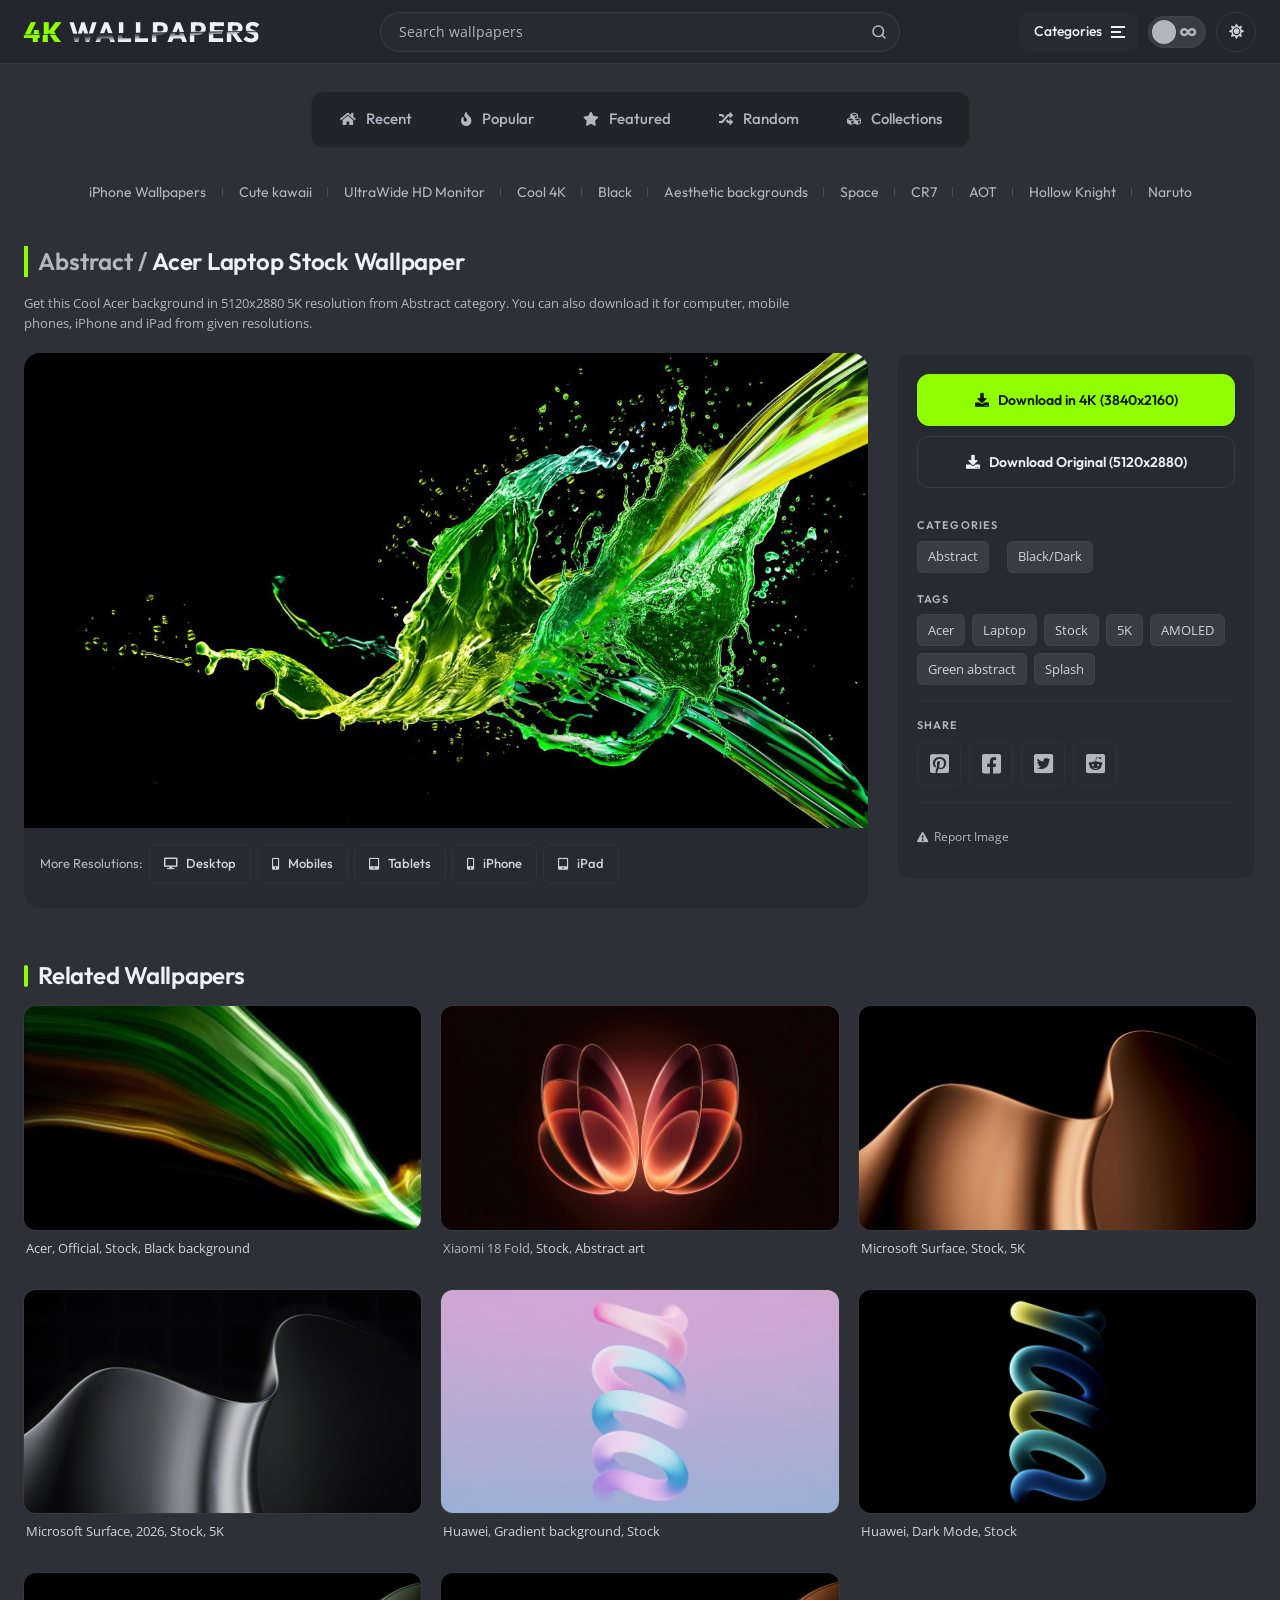
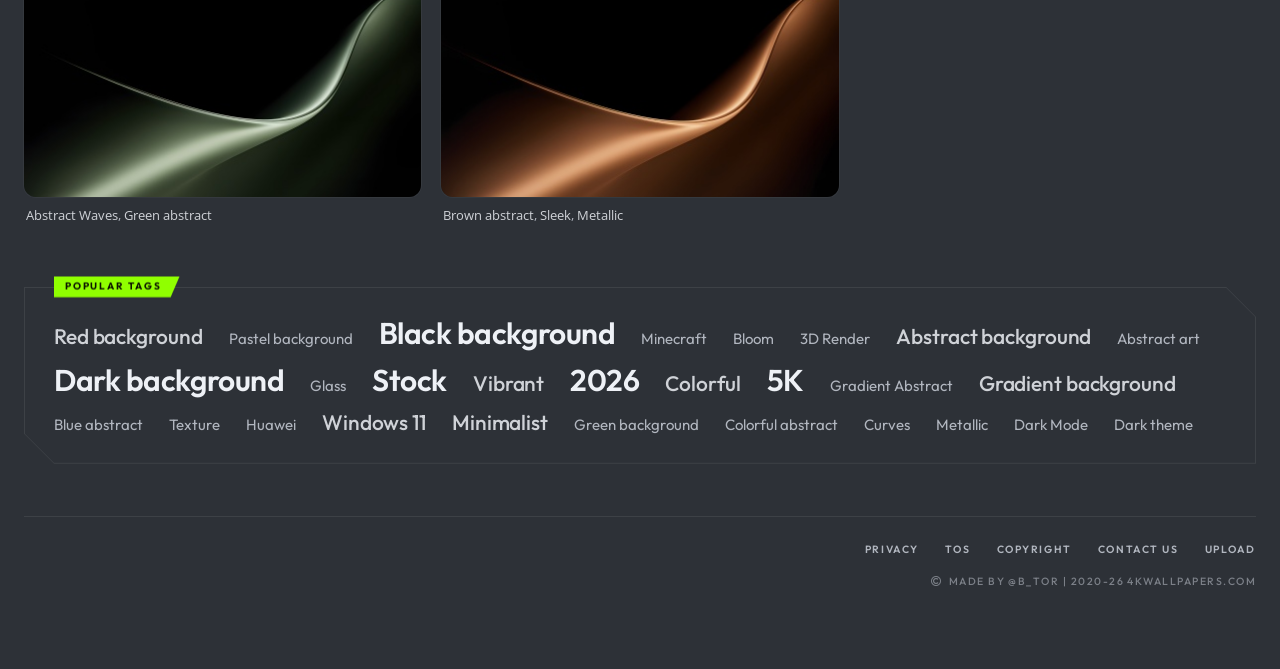
<file: 14305.html>
<!DOCTYPE html>
<html lang="en">

<head>
	<meta http-equiv="Content-Type" content="text/html; charset=utf-8" />
	<title>Acer Laptop Stock 5K Wallpaper</title>
	<meta name="description" content="Download 4K wallpaper of Acer, Laptop, Stock, 5K, AMOLED, Green abstract, Splash, #14305 from Abstract category for desktop and mobile phones in high quality resolutions." />
<meta name="keywords" content="Acer, Laptop, Stock, 5K, AMOLED, Green abstract, Splash, Abstract, Black/Dark, 4K wallpaper" />
<meta name="apple-itunes-app" content="app-id=1555397838"><link rel="manifest" href="/manifest.json">
<meta name="viewport" content="width=device-width, initial-scale=1.0">
	<link rel="preload" href="/assets/webfonts/open-sans-400-latin.woff2" as="font" type="font/woff2" crossorigin>
	<link rel="preload" href="/assets/webfonts/outfit-var-latin.woff2" as="font" type="font/woff2" crossorigin>
<link rel="preload" href="/assets/webfonts/fa-solid-900.woff2" as="font" type="font/woff2" crossorigin>
<link rel="preload" href="/assets/webfonts/fa-brands-400.woff2" as="font" type="font/woff2" crossorigin>
<link rel="stylesheet" type="text/css" href="/assets/css/fa.min.css?v=12092026" />
<script src="/assets/theme-init.js"></script>
<link rel="stylesheet" type="text/css" href="/assets/styles.min.css?v=16092026o" />
<meta property="og:image" content="https://4kwallpapers.com/images/walls/thumbs_2t/14305.jpg" />
<meta property="og:title" content="Acer Wallpaper 4K" />
<meta property="og:description" content="Download 4K wallpaper of Acer, Laptop, Stock, 5K, AMOLED, Green abstract, Splash, #14305 from Abstract category for desktop and mobile phones in high quality resolutions." />
<meta property="twitter:card" content="summary_large_image" />
<meta property="twitter:image" content="https://4kwallpapers.com/images/walls/thumbs_2t/14305.jpg" />
<meta property="twitter:title" content="Acer Wallpaper 4K" />
<link rel="shortcut icon" href="/assets/favicon.ico" />
<link rel="canonical" href="https://4kwallpapers.com/abstract/acer-laptop-stock-14305.html" />
<script defer type="text/javascript" src="/assets/jquery-3.6.1.min.js"></script>
<script defer type="text/javascript" src="/assets/functions.js?v=16092026"></script>

<!-- Google tag (gtag.js) -->




<script defer src="/assets/ui.js?v=16092026b"></script>
</head>
<body class="page-wallpaper">

<div id="page">
<div id="header">
			<div class="logo">
				<a href="/">
					<div class="logo-top"><span class="logo-accent">4K</span> Wallpapers</div>
					<div class="logo-bottom"><span class="logo-accent">4K</span> Wallpapers</div>
				</a>
			</div>
	<div id="form">
		<form action="/search/?q=" id="search"><input type="text" aria-label="Search" placeholder="Search wallpapers" name="text" size="30" maxlength="90" class="field" id="search-input" autocomplete="off" required><input type="submit" value="Search" class="button" /></form>
		<div id="search-results"></div>
	</div>
	<div class="hdr-actions">
		<button type="button" class="search-mobile" aria-label="Search wallpapers" aria-expanded="false" aria-controls="mobile-search">Search</button>
		<div class="sec-center">
			<input class="dropdown" type="checkbox" id="dropdown" name="dropdown" aria-label="Categories" aria-controls="categories-menu" aria-expanded="false" />
			<label class="for-dropdown" for="dropdown"><span class="dropdown">Categories</span><i class="category-menu-icon" aria-hidden="true"></i></label>
			<div class="section-dropdown" id="categories-menu" aria-label="Wallpaper categories">
				<a title="Abstract Wallpapers" href="/abstract/">Abstract<i class="fas fa-angle-right" aria-hidden="true"></i></a>
				<a title="Animals Wallpapers" href="/animals/">Animals<i class="fas fa-angle-right" aria-hidden="true"></i></a>
				<a title="Anime Wallpapers" href="/anime/">Anime<i class="fas fa-angle-right" aria-hidden="true"></i></a>
				<a title="Architecture Wallpapers" href="/architecture/">Architecture<i class="fas fa-angle-right" aria-hidden="true"></i></a>
				<a title="Bikes Wallpapers" href="/bikes/">Bikes<i class="fas fa-angle-right" aria-hidden="true"></i></a>
				<a title="Black/Dark Wallpapers" href="/black-dark/">Black/Dark<i class="fas fa-angle-right" aria-hidden="true"></i></a>
				<a title="Cars Wallpapers" href="/cars/">Cars<i class="fas fa-angle-right" aria-hidden="true"></i></a>
				<a title="Celebrations Wallpapers" href="/celebrations/">Celebrations<i class="fas fa-angle-right" aria-hidden="true"></i></a>
				<a title="Cute Wallpapers" href="/cute/">Cute<i class="fas fa-angle-right" aria-hidden="true"></i></a>
				<a title="Fantasy Wallpapers" href="/fantasy/">Fantasy<i class="fas fa-angle-right" aria-hidden="true"></i></a>
				<a title="Flowers Wallpapers" href="/flowers/">Flowers<i class="fas fa-angle-right" aria-hidden="true"></i></a>
				<a title="Food Wallpapers" href="/food/">Food<i class="fas fa-angle-right" aria-hidden="true"></i></a>
				<a title="Games Wallpapers" href="/games/">Games<i class="fas fa-angle-right" aria-hidden="true"></i></a>
				<a title="Gradients Wallpapers" href="/gradients/">Gradients<i class="fas fa-angle-right" aria-hidden="true"></i></a>
				<a title="CGI Wallpapers" href="/graphics-cgi/">CGI<i class="fas fa-angle-right" aria-hidden="true"></i></a>
				<a title="Lifestyle Wallpapers" href="/lifestyle/">Lifestyle<i class="fas fa-angle-right" aria-hidden="true"></i></a>
				<a title="Love Wallpapers" href="/love/">Love<i class="fas fa-angle-right" aria-hidden="true"></i></a>
				<a title="Military Wallpapers" href="/military/">Military<i class="fas fa-angle-right" aria-hidden="true"></i></a>
				<a title="Minimal Wallpapers" href="/minimal/">Minimal<i class="fas fa-angle-right" aria-hidden="true"></i></a>
				<a title="Movies Wallpapers" href="/movies/">Movies<i class="fas fa-angle-right" aria-hidden="true"></i></a>
				<a title="Music Wallpapers" href="/music/">Music<i class="fas fa-angle-right" aria-hidden="true"></i></a>
				<a title="Nature Wallpapers" href="/nature/">Nature<i class="fas fa-angle-right" aria-hidden="true"></i></a>
				<a title="People Wallpapers" href="/people/">People<i class="fas fa-angle-right" aria-hidden="true"></i></a>
				<a title="Photography Wallpapers" href="/photography/">Photography<i class="fas fa-angle-right" aria-hidden="true"></i></a>
				<a title="Quotes Wallpapers" href="/quotes/">Quotes<i class="fas fa-angle-right" aria-hidden="true"></i></a>
				<a title="Sci-Fi Abstract Wallpapers" href="/sci-fi/">Sci-Fi<i class="fas fa-angle-right" aria-hidden="true"></i></a>
				<a title="Space Wallpapers" href="/space/">Space<i class="fas fa-angle-right" aria-hidden="true"></i></a>
				<a title="Sports Wallpapers" href="/sports/">Sports<i class="fas fa-angle-right" aria-hidden="true"></i></a>
				<a title="Technology Wallpapers" href="/technology/">Technology<i class="fas fa-angle-right" aria-hidden="true"></i></a>
				<a title="World Wallpapers" href="/world/">World<i class="fas fa-angle-right" aria-hidden="true"></i></a>
			</div>
		</div>
		<div class="switch switch-scrolling">
			<label class="switch switch-label-scrolling" id="infi-scroll" title="Infinite scrolling"><input type="checkbox"  name="infinitescrolling" id="infinitescrolling" aria-label="Infinite scrolling"><div class="slider round"><span title="Infinite scrolling: ON" class="on"><i class="fas fa-infinity"></i></span><span title="Infinite scrolling: OFF" class="off"><i class="fas fa-infinity"></i></span></div></label>
		</div>
		<input class="dark-light" type="checkbox" id="dark-light" name="dark-light" aria-label="Switch between dark and light theme" />
		<label class="theme-toggle" for="dark-light" title="Switch theme"><i class="fas fa-sun" aria-hidden="true"></i><i class="fas fa-moon" aria-hidden="true"></i></label>
	</div>
	<div id="snackbar" class="snackbar">.</div>
</div>

<div id="content" role="main">
<div class="col-left">
<div id="left-menu">
	<div class="clistt" id="cats-list">
	<button type="button" class="scroll-arrow left-arrow" aria-label="Scroll categories left"><i class="fas fa-chevron-left" aria-hidden="true"></i></button>
		<ul class="cats">
			<li><a title="iPhone Wallpapers" href="/wallpapers-for-iphone/">iPhone Wallpapers</a></li>
			<li><a title="Cute kawaii Wallpapers" href="/cute-kawaii-wallpapers/">Cute kawaii</a></li>
			<li><a title="UltraWide Wallpapers" href="/ultrawide-monitor-hd-wallpapers/">UltraWide HD Monitor</a></li>
			<li><a title="Cool Wallpapers" href="/cool-wallpapers/">Cool 4K</a></li>
			<li><a title="Black Wallpapers" href="/black-dark/">Black</a></li>
			<li><a title="Aesthetic Wallpapers" href="/aesthetic-wallpapers/">Aesthetic backgrounds</a></li>
			<li><a title="Space Wallpapers" href="/space/">Space</a></li>
			<li><a title="CR7 Wallpapers" href="/cr7-wallpapers/">CR7</a></li>
			<li><a title="AOT Wallpapers" href="/aot-wallpapers/">AOT</a></li>
			<li><a title="Hollow Knight Wallpapers" href="/hollow-knight-wallpapers/">Hollow Knight</a></li>
			<li><a title="Naruto Wallpapers" href="/naruto">Naruto</a></li>
		</ul>
	<button type="button" class="scroll-arrow right-arrow" aria-label="Scroll categories right"><i class="fas fa-chevron-right" aria-hidden="true"></i></button>

	</div>
		<ul class="main-menu ">
			<li ><a title="Recent Wallpapers" data-ripples class=" bg-accented"  href="/" aria-label="Recent"><span class="menu-notselected ">Recent</span></a></li>
			<li ><a title="Popular Wallpapers" data-ripples class=" bg-accented"  href="/most-popular-4k-wallpapers/" aria-label="Popular"><span class="menu-notselected ">Popular</span></a></li>
			<li ><a title="Featured Wallpapers" data-ripples class=" bg-accented"  href="/best-4k-wallpapers/" aria-label="Featured"><span class="menu-notselected ">Featured</span></a></li>
			<li ><a title="Random Wallpapers" data-ripples class=" bg-accented"  href="/random-wallpapers/" aria-label="Random"><span class="menu-notselected ">Random</span></a></li>
			<li ><a title="Collections Wallpapers" data-ripples class=" bg-accented"  href="/collections-packs/" aria-label="Collections"><span class="menu-notselected ">Collections</span></a></li>
		</ul>
		</div>
</div>
<div class="col-right">
<div class="inner"><div class="main-id">Abstract / <h1 class="selected">Acer Laptop Stock Wallpaper</h1></div><p class="wall-intro">Get this Cool Acer background in 5120x2880 5K resolution from Abstract category. You can also download it for computer, mobile phones, iPhone and iPad from given resolutions.</p><div class="wallpaper-detail"><div class="pic-left"><div itemprop="primaryImageOfPage" itemscope itemtype="http://schema.org/ImageObject" id="main-pic"><meta itemprop="representativeOfPage" content="true"><link itemprop="thumbnail" href="/images/walls/thumbs/14305.jpg">
	<meta itemprop="keywords" content="Acer, Laptop, Stock, 5K, AMOLED, Green abstract, Splash"><meta itemprop="description" content="Download high quality wallpapers of Acer, Laptop, Stock, 5K, AMOLED, Green abstract, Splash in HD, 4K resolutions"><a title="Divyabharathi Wallpaper" data-ripples href="https://4kwallpapers.com/people/divyabharathi-saree-21632.html" class="ctrl-left" aria-label="Previous"><i class="fas fa-chevron-left"></i></a><img itemprop="contentUrl" fetchpriority="high" src="/images/walls/thumbs_2t/14305.jpg" srcset="/images/walls/thumbs_2t/14305.jpg 800w,/images/walls/thumbs_3t/14305.jpg 1280w" sizes="(min-width: 1400px) 964px, (min-width: 1100px) calc(100vw - 436px), (min-width: 768px) calc(100vw - 48px), calc(100vw - 28px)" width="800" height="450" alt="Acer, Laptop, Stock, 5K, AMOLED, Green abstract, Splash, Wallpaper" class="hor" /><a title="McLaren Senna Wallpaper" data-ripples href="https://4kwallpapers.com/cars/bugatti-chiron-cozy-14193.html" class="ctrl-right" aria-label="Next"><i class="fas fa-chevron-right"></i></a></div><div class="wallpaper-resolutions"><span id="available">More Resolutions: <a title="Desktop Resolutions" href="#56" class="get">Desktop</a> <a title="Mobiles Resolutions" href="#57" class="get">Mobiles</a> <a title="Tablets Resolutions" href="#58" class="get">Tablets</a> <a title="iPhone Resolutions" href="#92" class="get">iPhone</a> <a title="iPad Resolutions" href="#102" class="get">iPad</a> </span><br /><span id="res-list"><span id="res-56"><a title="Download Acer Laptop 1920x1080 wallpaper" href="/images/wallpapers/acer-laptop-stock-1920x1080-14305.jpg" target="_blank" rel="noopener noreferrer">1920x1080 <span id="info">(Full HD 1080p) | Compatible Resolutions 1280x720, 1600x900, 1366x768</span></a> <a title="Download Acer Laptop 1920x1200 wallpaper" href="/images/wallpapers/acer-laptop-stock-1920x1200-14305.jpg" target="_blank" rel="noopener noreferrer">1920x1200 <span id="info">(Widescreen HD) | Compatible Resolutions 1280x800, 1440x900, 1680x1050</span></a> <a title="Download Acer Laptop 2560x1080 wallpaper" href="/images/wallpapers/acer-laptop-stock-2560x1080-14305.jpg" target="_blank" rel="noopener noreferrer">2560x1080 <span id="info">(21:9 UltraWide HD)</span></a> <a title="Download Acer Laptop 2560x1440 wallpaper" href="/images/wallpapers/acer-laptop-stock-2560x1440-14305.jpg" target="_blank" rel="noopener noreferrer">2560x1440 <span id="info">(2K | QHD)</span></a> <a title="Download Acer Laptop 2880x1800 wallpaper" href="/images/wallpapers/acer-laptop-stock-2880x1800-14305.jpg" target="_blank" rel="noopener noreferrer">2880x1800 <span id="info">(Retina Widescreen) | Compatible Resolutions 2560x1600</span></a> <a title="Download Acer Laptop 3440x1440 wallpaper" href="/images/wallpapers/acer-laptop-stock-3440x1440-14305.jpg" target="_blank" rel="noopener noreferrer">3440x1440 <span id="info">(21:9 UltraWide QHD)</span></a> <a title="Download Acer Laptop 3840x1080 wallpaper" href="/images/wallpapers/acer-laptop-stock-3840x1080-14305.jpg" target="_blank" rel="noopener noreferrer">3840x1080 <span id="info">(Dual Monitor HD)</span></a> <a title="Download Acer Laptop 3840x2160 wallpaper" href="/images/wallpapers/acer-laptop-stock-3840x2160-14305.jpg" target="_blank" rel="noopener noreferrer">3840x2160 <span id="info">(4K UHD)</span></a> <a title="Download Acer Laptop 4480x2520 wallpaper" href="/images/wallpapers/acer-laptop-stock-4480x2520-14305.jpg" target="_blank" rel="noopener noreferrer">4480x2520 <span id="info">(4.5K iMac 2023)</span></a> <a title="Download Acer Laptop 5120x2880 wallpaper" href="/images/wallpapers/acer-laptop-stock-5120x2880-14305.jpg" target="_blank" rel="noopener noreferrer">5120x2880 <span id="info">(5K)</span></a> </span><span id="res-57"><a title="Download Acer Laptop 480x800 wallpaper" href="/images/wallpapers/acer-laptop-stock-480x800-14305.jpg" target="_blank" rel="noopener noreferrer">480x800 <span id="info">(WVGA Phone)</span></a> <a title="Download Acer Laptop 768x1024 wallpaper" href="/images/wallpapers/acer-laptop-stock-768x1024-14305.jpg" target="_blank" rel="noopener noreferrer">768x1024 <span id="info">(XGA Tablet)</span></a> <a title="Download Acer Laptop 720x1280 wallpaper" href="/images/wallpapers/acer-laptop-stock-720x1280-14305.jpg" target="_blank" rel="noopener noreferrer">720x1280 <span id="info">(HD Phone)</span></a> <a title="Download Acer Laptop 1080x1920 wallpaper" href="/images/wallpapers/acer-laptop-stock-1080x1920-14305.jpg" target="_blank" rel="noopener noreferrer">1080x1920 <span id="info">(Mobile Phone Full HD)</span></a> <a title="Download Acer Laptop 1080x2160 wallpaper" href="/images/wallpapers/acer-laptop-stock-1080x2160-14305.jpg" target="_blank" rel="noopener noreferrer">1080x2160 <span id="info">(Vertical Full HD)</span></a> <a title="Download Acer Laptop 1080x2340 wallpaper" href="/images/wallpapers/acer-laptop-stock-1080x2340-14305.jpg" target="_blank" rel="noopener noreferrer">1080x2340 <span id="info">(Smartphone Full HD+)</span></a> <a title="Download Acer Laptop 1080x2400 wallpaper" href="/images/wallpapers/acer-laptop-stock-1080x2400-14305.jpg" target="_blank" rel="noopener noreferrer">1080x2400 <span id="info">(Vertical Full HD+)</span></a> <a title="Download Acer Laptop 1440x2560 wallpaper" href="/images/wallpapers/acer-laptop-stock-1440x2560-14305.jpg" target="_blank" rel="noopener noreferrer">1440x2560 <span id="info">(Mobile Phone QHD | 2K)</span></a> </span><span id="res-58"><a title="Download Acer Laptop 1280x1280 wallpaper" href="/images/wallpapers/acer-laptop-stock-1280x1280-14305.jpg" target="_blank" rel="noopener noreferrer">1280x1280 <span id="info">(HD Square)</span></a> <a title="Download Acer Laptop 2048x2048 wallpaper" href="/images/wallpapers/acer-laptop-stock-2048x2048-14305.jpg" target="_blank" rel="noopener noreferrer">2048x2048 <span id="info">(Square QHD)</span></a> <a title="Download Acer Laptop 2560x2560 wallpaper" href="/images/wallpapers/acer-laptop-stock-2560x2560-14305.jpg" target="_blank" rel="noopener noreferrer">2560x2560 <span id="info">(Square QHD+)</span></a> </span><span id="res-92"><a title="Download Acer Laptop 640x1136 wallpaper" href="/images/wallpapers/acer-laptop-stock-640x1136-14305.jpg" target="_blank" rel="noopener noreferrer">640x1136 <span id="info">(iPhone 5, 5S)</span></a> <a title="Download Acer Laptop 750x1334 wallpaper" href="/images/wallpapers/acer-laptop-stock-750x1334-14305.jpg" target="_blank" rel="noopener noreferrer">750x1334 <span id="info">(iPhone 6, 7, 8)</span></a> <a title="Download Acer Laptop 1242x2208 wallpaper" href="/images/wallpapers/acer-laptop-stock-1242x2208-14305.jpg" target="_blank" rel="noopener noreferrer">1242x2208 <span id="info">(iPhone 6 Plus, 7 Plus, 8 Plus)</span></a> <a title="Download Acer Laptop 1125x2436 wallpaper" href="/images/wallpapers/acer-laptop-stock-1125x2436-14305.jpg" target="_blank" rel="noopener noreferrer">1125x2436 <span id="info">(iPhone X, XS, 11 Pro)</span></a> <a title="Download Acer Laptop 1242x2688 wallpaper" href="/images/wallpapers/acer-laptop-stock-1242x2688-14305.jpg" target="_blank" rel="noopener noreferrer">1242x2688 <span id="info">(iPhone XS Max, 11 Pro Max)</span></a> <a title="Download Acer Laptop 1284x2778 wallpaper" href="/images/wallpapers/acer-laptop-stock-1284x2778-14305.jpg" target="_blank" rel="noopener noreferrer">1284x2778 <span id="info">(iPhone 12 Pro Max, iPhone 13 Pro Max, iPhone 14 Plus)</span></a> <a title="Download Acer Laptop 1170x2532 wallpaper" href="/images/wallpapers/acer-laptop-stock-1170x2532-14305.jpg" target="_blank" rel="noopener noreferrer">1170x2532 <span id="info">(iPhone 12, 12 Pro, iPhone 13, 13 Pro)</span></a> <a title="Download Acer Laptop 1080x2340 wallpaper" href="/images/wallpapers/acer-laptop-stock-1080x2340-14305.jpg" target="_blank" rel="noopener noreferrer">1080x2340 <span id="info">(iPhone 12 Mini, iPhone 13 Mini)</span></a> <a title="Download Acer Laptop 1179x2556 wallpaper" href="/images/wallpapers/acer-laptop-stock-1179x2556-14305.jpg" target="_blank" rel="noopener noreferrer">1179x2556 <span id="info">(iPhone 14, iPhone 14 Pro, iPhone 15 Pro, iPhone 16)</span></a> <a title="Download Acer Laptop 1290x2796 wallpaper" href="/images/wallpapers/acer-laptop-stock-1290x2796-14305.jpg" target="_blank" rel="noopener noreferrer">1290x2796 <span id="info">(iPhone 14 Pro Max, iPhone 15 Pro Max, iPhone 16 Plus)</span></a> <a title="Download Acer Laptop 1206x2622 wallpaper" href="/images/wallpapers/acer-laptop-stock-1206x2622-14305.jpg" target="_blank" rel="noopener noreferrer">1206x2622 <span id="info">(iPhone 16 Pro, iPhone 17, iPhone 17 Pro, iPhone 18 Pro)</span></a> <a title="Download Acer Laptop 1320x2868 wallpaper" href="/images/wallpapers/acer-laptop-stock-1320x2868-14305.jpg" target="_blank" rel="noopener noreferrer">1320x2868 <span id="info">(iPhone 16 Pro Max, iPhone 17 Pro Max, iPhone 18 Pro Max)</span></a> <a title="Download Acer Laptop 1260x2736 wallpaper" href="/images/wallpapers/acer-laptop-stock-1260x2736-14305.jpg" target="_blank" rel="noopener noreferrer">1260x2736 <span id="info">(iPhone Air)</span></a> <a title="Download Acer Laptop 2670x1878 wallpaper" href="/images/wallpapers/acer-laptop-stock-2670x1878-14305.jpg" target="_blank" rel="noopener noreferrer">2670x1878 <span id="info">(iPhone Duo)</span></a> </span><span id="res-102"><a title="Download Acer Laptop 2048x2048 wallpaper" href="/images/wallpapers/acer-laptop-stock-2048x2048-14305.jpg" target="_blank" rel="noopener noreferrer">2048x2048 <span id="info">(iPad Mini, iPad Air)</span></a> <a title="Download Acer Laptop 2732x2732 wallpaper" href="/images/wallpapers/acer-laptop-stock-2732x2732-14305.jpg" target="_blank" rel="noopener noreferrer">2732x2732 <span id="info">(iPad Pro)</span></a> </span></span></div><div id="myModal" class="modal">
		<div class="modal-content">
			<span class="close">&times;</span>
			<div id="gFrom"></div>
			<div id="lFrom">Loading...</div>
		</div>
	</div></div><div class="pic-right"><div><span class="res-ttl"><a title="Download Acer Laptop 4K Wallpaper" href="/images/wallpapers/acer-laptop-stock-3840x2160-14305.jpg" class="current" id="resolution" target="_blank" rel="noopener noreferrer"><i class="fas fa-download"></i> Download in 4K (3840x2160) </a>
		<a title="Download Acer Laptop Original Wallpaper" href="/images/wallpapers/acer-laptop-stock-5120x2880-14305.jpg" class="current" id="resolution" target="_blank" rel="noopener noreferrer"><i class="fas fa-download"></i> Download Original (5120x2880)</a>
		</span><p class="tags"><span class="right-tags">Categories</span><a href="/abstract/" title="Abstract Wallpapers">Abstract</a>&nbsp;<a href="/black-dark/" title="Black/Dark Wallpapers">Black/Dark</a>&nbsp;</p><p class="tags"><span class="right-tags">Tags</span><a href="/acer" title="Acer Wallpapers">Acer</a> <a href="/laptop" title="Laptop Wallpapers">Laptop</a> <a href="/stock" title="Stock Wallpapers">Stock</a> <a href="/5k" title="5K Wallpapers">5K</a> <a href="/amoled" title="AMOLED Wallpapers">AMOLED</a> <a href="/green-abstract" title="Green abstract Wallpapers">Green abstract</a> <a href="/splash" title="Splash Wallpapers">Splash</a></p><div class="social-media-icons col-xs-12">
            <ul class="list-inline col-xs-12">
              <li><a href="https://pinterest.com/pin/create/bookmarklet?url=https://4kwallpapers.com/abstract/acer-laptop-stock-14305.html" target="_blank" aria-label="pinterest" rel="noopener noreferrer"><i class="fab fa-pinterest-square fa-4x"></i></a></li>
              <li><a href="https://www.facebook.com/sharer/sharer.php?u=https://4kwallpapers.com/abstract/acer-laptop-stock-14305.html" target="_blank" aria-label="facebook" rel="noopener noreferrer"><i class="fab fa-facebook-square fa-4x"></i></a></li>
              <li><a href="https://twitter.com/intent/tweet/?text=Acer Laptop Stock 5K Wallpaper&url=https://4kwallpapers.com/abstract/acer-laptop-stock-14305.html" target="_blank" aria-label="twitter" rel="noopener noreferrer"><i class="fab fa-twitter-square fa-4x"></i></a></li>
			  <li><a href="https://www.reddit.com/submit?url=https://4kwallpapers.com/abstract/acer-laptop-stock-14305.html" target="_blank" aria-label="reddit" rel="noopener noreferrer"><i class="fab fa-reddit-square fa-4x"></i></a></li>
            </ul>
          </div>		<form action="/getform.inc.php" method="post" class="report-get-form">
<button type="button" href="javascript:void(0)" id="myBtnn" data-url="https://4kwallpapers.com/abstract/acer-laptop-stock-14305.html">Report Image</button>		</form></div></div></div></div><div class="pics related" id="pics-list"><h2 class="title-3">Related Wallpapers</h2><p class="wallpapers__item">
				<a title="Acer Wallpaper" data-ripples class="wallpapers__canvas_image" href="/abstract/acer-official-stock-14306.html">
					<span class="wallpapers__canvas ripple">
						<img src="/images/walls/thumbs/14306.jpg" loading="lazy"
							 srcset="/images/walls/thumbs/14306.jpg 400w,
									 /images/walls/thumbs_2t/14306.jpg 800w"
							 sizes="(min-width: 1400px) 323px, (min-width: 1340px) calc((100vw - 108px) / 4), (min-width: 1024px) calc((100vw - 88px) / 3), (min-width: 768px) calc((100vw - 68px) / 2), (min-width: 560px) calc((100vw - 40px) / 2), calc(100vw - 28px)"
							 width="400" height="225" alt="Acer, Official, Stock, Black background, Green abstract, AMOLED, 5K" class="hor" />
					</span>
				</a>
				<span class="title2"><a href="/acer" title="Acer Wallpapers">Acer</a>, <a href="/official" title="Official Wallpapers">Official</a>, <a href="/stock" title="Stock Wallpapers">Stock</a>, <a href="/black-background" title="Black background Wallpapers">Black background</a></span>
			</p><p class="wallpapers__item">
				<a title="Xiaomi 18 Fold Wallpaper" data-ripples class="wallpapers__canvas_image" href="/abstract/xiaomi-18-fold-27263.html">
					<span class="wallpapers__canvas ripple">
						<img src="/images/walls/thumbs/27263.jpg" loading="lazy"
							 srcset="/images/walls/thumbs/27263.jpg 400w,
									 /images/walls/thumbs_2t/27263.jpg 800w"
							 sizes="(min-width: 1400px) 323px, (min-width: 1340px) calc((100vw - 108px) / 4), (min-width: 1024px) calc((100vw - 88px) / 3), (min-width: 768px) calc((100vw - 68px) / 2), (min-width: 560px) calc((100vw - 40px) / 2), calc(100vw - 28px)"
							 width="400" height="225" alt="Xiaomi 18 Fold, Stock, Abstract art, 3D Render, Glass, Dark background" class="hor" />
					</span>
				</a>
				<span class="title2"><span>Xiaomi 18 Fold</span>, <a href="/stock" title="Stock Wallpapers">Stock</a>, <a href="/abstract-art" title="Abstract art Wallpapers">Abstract art</a></span>
			</p><p class="wallpapers__item">
				<a title="Microsoft Surface Wallpaper" data-ripples class="wallpapers__canvas_image" href="/abstract/microsoft-surface-26737.html">
					<span class="wallpapers__canvas ripple">
						<img src="/images/walls/thumbs/26737.jpg" loading="lazy"
							 srcset="/images/walls/thumbs/26737.jpg 400w,
									 /images/walls/thumbs_2t/26737.jpg 800w"
							 sizes="(min-width: 1400px) 323px, (min-width: 1340px) calc((100vw - 108px) / 4), (min-width: 1024px) calc((100vw - 88px) / 3), (min-width: 768px) calc((100vw - 68px) / 2), (min-width: 560px) calc((100vw - 40px) / 2), calc(100vw - 28px)"
							 width="400" height="225" alt="Microsoft Surface, Stock, 5K, Black background, Abstract Waves, Bronze, Satin, Elegant, Microsoft Surface Pro" class="hor" />
					</span>
				</a>
				<span class="title2"><a href="/microsoft-surface" title="Microsoft Surface Wallpapers">Microsoft Surface</a>, <a href="/stock" title="Stock Wallpapers">Stock</a>, <a href="/5k" title="5K Wallpapers">5K</a></span>
			</p><p class="wallpapers__item">
				<a title="Microsoft Surface Wallpaper" data-ripples class="wallpapers__canvas_image" href="/abstract/microsoft-surface-26735.html">
					<span class="wallpapers__canvas ripple">
						<img src="/images/walls/thumbs/26735.jpg" loading="lazy"
							 srcset="/images/walls/thumbs/26735.jpg 400w,
									 /images/walls/thumbs_2t/26735.jpg 800w"
							 sizes="(min-width: 1400px) 323px, (min-width: 1340px) calc((100vw - 108px) / 4), (min-width: 1024px) calc((100vw - 88px) / 3), (min-width: 768px) calc((100vw - 68px) / 2), (min-width: 560px) calc((100vw - 40px) / 2), calc(100vw - 28px)"
							 width="400" height="225" alt="Microsoft Surface, 2026, Stock, 5K, Black background, Abstract Waves, Dark abstract, Sleek, Metallic, Microsoft Surface Pro" class="hor" />
					</span>
				</a>
				<span class="title2"><a href="/microsoft-surface" title="Microsoft Surface Wallpapers">Microsoft Surface</a>, <a href="/2026" title="2026 Wallpapers">2026</a>, <a href="/stock" title="Stock Wallpapers">Stock</a>, <a href="/5k" title="5K Wallpapers">5K</a></span>
			</p><p class="wallpapers__item">
				<a title="Huawei Wallpaper" data-ripples class="wallpapers__canvas_image" href="/abstract/huawei-gradient-26687.html">
					<span class="wallpapers__canvas ripple">
						<img src="/images/walls/thumbs/26687.jpg" loading="lazy"
							 srcset="/images/walls/thumbs/26687.jpg 400w,
									 /images/walls/thumbs_2t/26687.jpg 800w"
							 sizes="(min-width: 1400px) 323px, (min-width: 1340px) calc((100vw - 108px) / 4), (min-width: 1024px) calc((100vw - 88px) / 3), (min-width: 768px) calc((100vw - 68px) / 2), (min-width: 560px) calc((100vw - 40px) / 2), calc(100vw - 28px)"
							 width="400" height="225" alt="Huawei, Gradient background, Stock, Pastel background, 5K" class="hor" />
					</span>
				</a>
				<span class="title2"><a href="/huawei" title="Huawei Wallpapers">Huawei</a>, <a href="/gradient-background" title="Gradient background Wallpapers">Gradient background</a>, <a href="/stock" title="Stock Wallpapers">Stock</a></span>
			</p><p class="wallpapers__item">
				<a title="Huawei Wallpaper" data-ripples class="wallpapers__canvas_image" href="/abstract/huawei-dark-mode-26686.html">
					<span class="wallpapers__canvas ripple">
						<img src="/images/walls/thumbs/26686.png" loading="lazy"
							 srcset="/images/walls/thumbs/26686.png 400w,
									 /images/walls/thumbs_2t/26686.png 800w"
							 sizes="(min-width: 1400px) 323px, (min-width: 1340px) calc((100vw - 108px) / 4), (min-width: 1024px) calc((100vw - 88px) / 3), (min-width: 768px) calc((100vw - 68px) / 2), (min-width: 560px) calc((100vw - 40px) / 2), calc(100vw - 28px)"
							 width="400" height="225" alt="Huawei, Dark Mode, Stock, Black background, 5K" class="hor" />
					</span>
				</a>
				<span class="title2"><a href="/huawei" title="Huawei Wallpapers">Huawei</a>, <a href="/dark-mode" title="Dark Mode Wallpapers">Dark Mode</a>, <a href="/stock" title="Stock Wallpapers">Stock</a></span>
			</p><p class="wallpapers__item">
				<a title="Abstract Waves Wallpaper" data-ripples class="wallpapers__canvas_image" href="/abstract/abstract-waves-26731.html">
					<span class="wallpapers__canvas ripple">
						<img src="/images/walls/thumbs/26731.jpg" loading="lazy"
							 srcset="/images/walls/thumbs/26731.jpg 400w,
									 /images/walls/thumbs_2t/26731.jpg 800w"
							 sizes="(min-width: 1400px) 323px, (min-width: 1340px) calc((100vw - 108px) / 4), (min-width: 1024px) calc((100vw - 88px) / 3), (min-width: 768px) calc((100vw - 68px) / 2), (min-width: 560px) calc((100vw - 40px) / 2), calc(100vw - 28px)"
							 width="400" height="225" alt="Abstract Waves, Green abstract, Microsoft Surface Laptop, Stock, 5K, Black background, Dark abstract, Metallic" class="hor" />
					</span>
				</a>
				<span class="title2"><a href="/abstract-waves" title="Abstract Waves Wallpapers">Abstract Waves</a>, <a href="/green-abstract" title="Green abstract Wallpapers">Green abstract</a></span>
			</p><p class="wallpapers__item">
				<a title="Brown abstract Wallpaper" data-ripples class="wallpapers__canvas_image" href="/abstract/brown-abstract-26733.html">
					<span class="wallpapers__canvas ripple">
						<img src="/images/walls/thumbs/26733.jpg" loading="lazy"
							 srcset="/images/walls/thumbs/26733.jpg 400w,
									 /images/walls/thumbs_2t/26733.jpg 800w"
							 sizes="(min-width: 1400px) 323px, (min-width: 1340px) calc((100vw - 108px) / 4), (min-width: 1024px) calc((100vw - 88px) / 3), (min-width: 768px) calc((100vw - 68px) / 2), (min-width: 560px) calc((100vw - 40px) / 2), calc(100vw - 28px)"
							 width="400" height="225" alt="Brown abstract, Sleek, Metallic, Abstract Waves, Microsoft Surface Laptop, Stock, 5K, Black background, Dark abstract" class="hor" />
					</span>
				</a>
				<span class="title2"><a href="/brown-abstract" title="Brown abstract Wallpapers">Brown abstract</a>, <a href="/sleek" title="Sleek Wallpapers">Sleek</a>, <a href="/metallic" title="Metallic Wallpapers">Metallic</a></span>
			</p></div>
</div>
<div class="col-right-footer">
<div class="tags-list"><span class="tags-title">POPULAR TAGS</span><div class="tags-right"><a title="Red background Wallpapers" href="/red-background" class="size-1 tier-2">Red background</a><a title="Pastel background Wallpapers" href="/pastel-background" class="size-1 tier-3">Pastel background</a><a title="Black background Wallpapers" href="/black-background" class="size-1 tier-1">Black background</a><a title="Minecraft Wallpapers" href="/minecraft" class="size-1 tier-3">Minecraft</a><a title="Bloom Wallpapers" href="/bloom" class="size-1 tier-3">Bloom</a><a title="3D Render Wallpapers" href="/3d-render" class="size-1 tier-3">3D Render</a><a title="Abstract background Wallpapers" href="/abstract-background" class="size-1 tier-2">Abstract background</a><a title="Abstract art Wallpapers" href="/abstract-art" class="size-1 tier-3">Abstract art</a><a title="Dark background Wallpapers" href="/dark-background" class="size-1 tier-1">Dark background</a><a title="Glass Wallpapers" href="/glass" class="size-1 tier-3">Glass</a><a title="Stock Wallpapers" href="/stock" class="size-1 tier-1">Stock</a><a title="Vibrant Wallpapers" href="/vibrant" class="size-1 tier-2">Vibrant</a><a title="2026 Wallpapers" href="/2026" class="size-1 tier-1">2026</a><a title="Colorful Wallpapers" href="/colorful" class="size-1 tier-2">Colorful</a><a title="5K Wallpapers" href="/5k" class="size-5 tier-1">5K</a><a title="Gradient Abstract Wallpapers" href="/gradient-abstract" class="size-1 tier-3">Gradient Abstract</a><a title="Gradient background Wallpapers" href="/gradient-background" class="size-1 tier-2">Gradient background</a><a title="Blue abstract Wallpapers" href="/blue-abstract" class="size-1 tier-3">Blue abstract</a><a title="Texture Wallpapers" href="/texture" class="size-1 tier-3">Texture</a><a title="Huawei Wallpapers" href="/huawei" class="size-1 tier-3">Huawei</a><a title="Windows 11 Wallpapers" href="/windows-11" class="size-1 tier-2">Windows 11</a><a title="Minimalist Wallpapers" href="/minimalist" class="size-1 tier-2">Minimalist</a><a title="Green background Wallpapers" href="/green-background" class="size-1 tier-3">Green background</a><a title="Colorful abstract Wallpapers" href="/colorful-abstract" class="size-1 tier-3">Colorful abstract</a><a title="Curves Wallpapers" href="/curves" class="size-1 tier-3">Curves</a><a title="Metallic Wallpapers" href="/metallic" class="size-1 tier-3">Metallic</a><a title="Dark Mode Wallpapers" href="/dark-mode" class="size-1 tier-3">Dark Mode</a><a title="Dark theme Wallpapers" href="/dark-theme" class="size-1 tier-3">Dark theme</a></div></div>
</div>
</div>

<div id="footer">
<p class="info">

<span class="flinks"><a title="Privacy Policy" href="/privacy-policy/">Privacy</a><a title="Terms of Service" href="/terms-of-service/">TOS</a><a title="Copyright Policy" href="/copyright/">Copyright</a><a title="Contact Us" href="/contact-us/">Contact Us</a><a title="upload" href="/account/">Upload</a></span></p>

<p class="footer">Made by <a href="https://t.me/b_tor" target="_blank" rel="noopener" title="Telegram">@b_tor</a> | 2020-26 4kwallpapers.com</p>
</div>
</div>
</div>
<button class="scrollToTopBtn"><i class="fas fa-arrow-up fa-2x"></i></button>
<script defer type="text/javascript" src="/assets/custom.js?v=16092026b"></script>

</body>
</html>
</file>
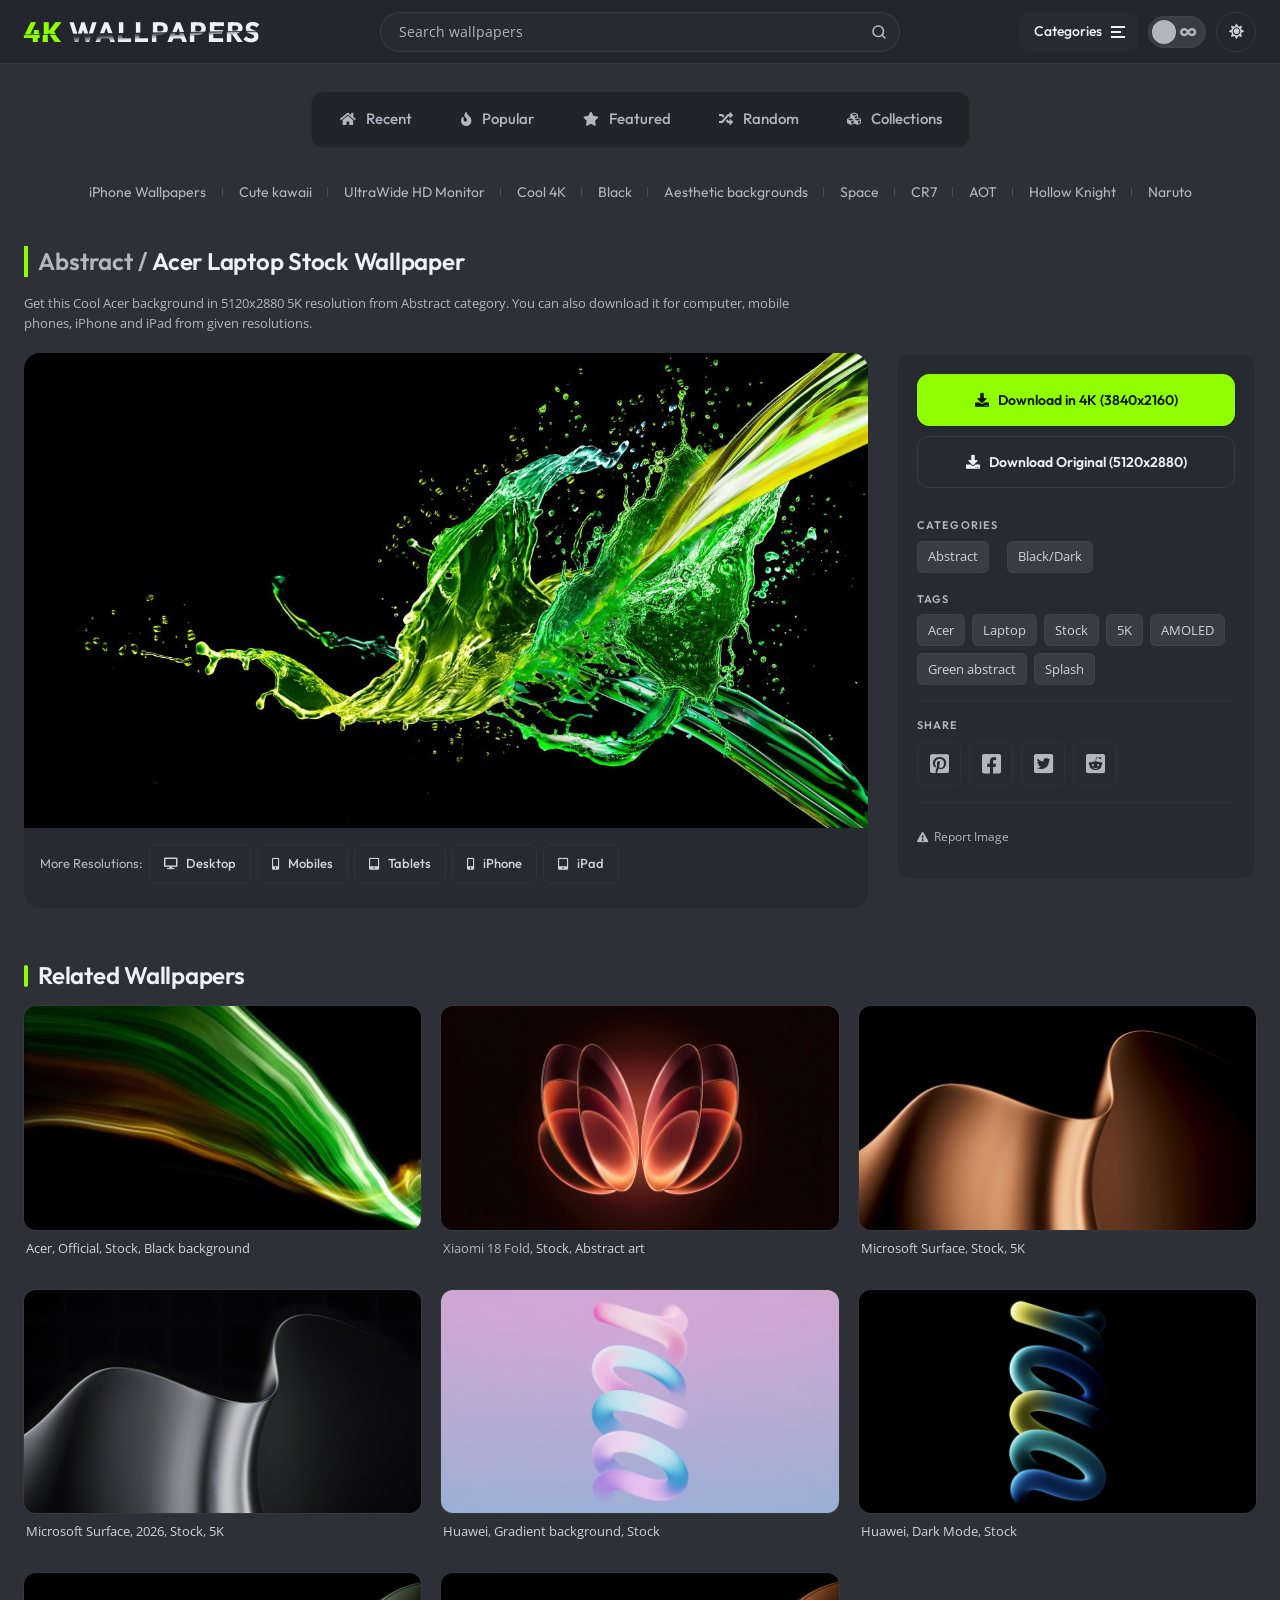
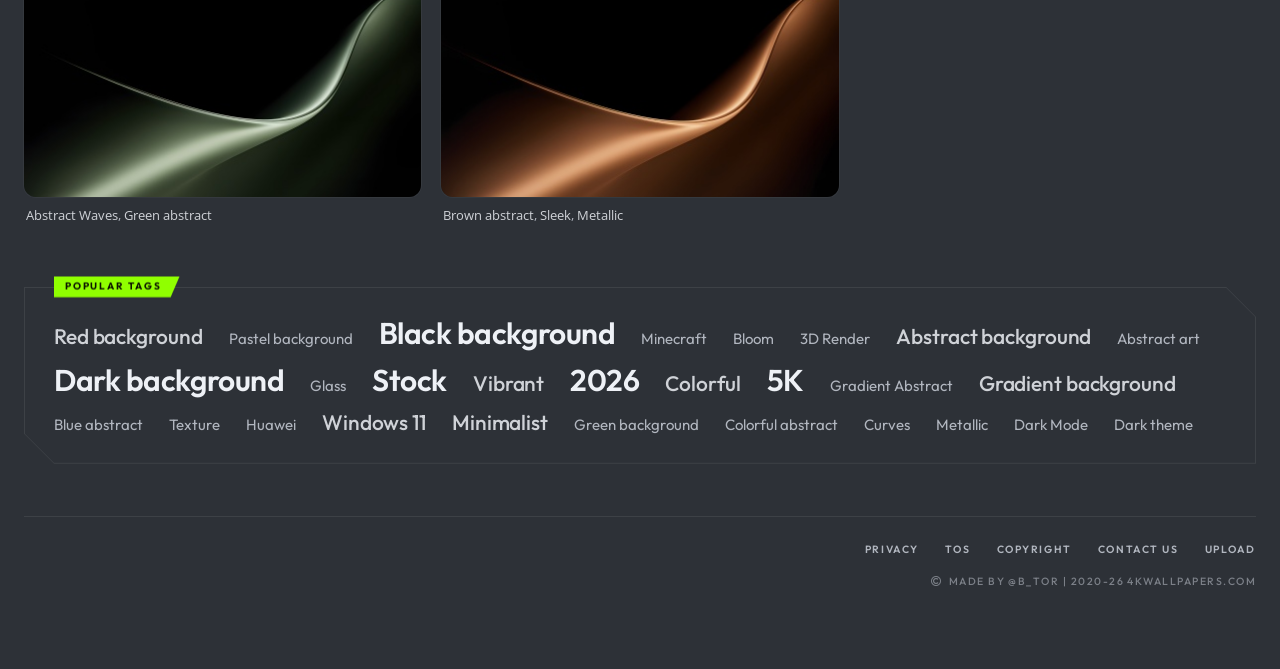
<file: index-offline.html>
<!DOCTYPE html>
<html lang="en">

<head>
	<meta http-equiv="Content-Type" content="text/html; charset=utf-8" />
	<title>Acer Laptop Stock 5K Wallpaper</title>
	<meta name="description" content="Download 4K wallpaper of Acer, Laptop, Stock, 5K, AMOLED, Green abstract, Splash, #14305 from Abstract category for desktop and mobile phones in high quality resolutions." />
<meta name="keywords" content="Acer, Laptop, Stock, 5K, AMOLED, Green abstract, Splash, Abstract, Black/Dark, 4K wallpaper" />
<meta name="apple-itunes-app" content="app-id=1555397838"><link rel="manifest" href="manifest.json">
<meta name="viewport" content="width=device-width, initial-scale=1.0">
	<link rel="preload" href="assets/webfonts/open-sans-400-latin.woff2" as="font" type="font/woff2" crossorigin>
	<link rel="preload" href="assets/webfonts/outfit-var-latin.woff2" as="font" type="font/woff2" crossorigin>
<link rel="preload" href="assets/webfonts/fa-solid-900.woff2" as="font" type="font/woff2" crossorigin>
<link rel="preload" href="assets/webfonts/fa-brands-400.woff2" as="font" type="font/woff2" crossorigin>
<link rel="stylesheet" type="text/css" href="assets/css/fa.min.css?v=local2" />
<script src="assets/theme-init.js"></script>
<link rel="stylesheet" type="text/css" href="assets/styles.min.css?v=local2" />
<meta property="og:image" content="https://4kwallpapers.com/images/walls/thumbs_2t/14305.jpg" />
<meta property="og:title" content="Acer Wallpaper 4K" />
<meta property="og:description" content="Download 4K wallpaper of Acer, Laptop, Stock, 5K, AMOLED, Green abstract, Splash, #14305 from Abstract category for desktop and mobile phones in high quality resolutions." />
<meta property="twitter:card" content="summary_large_image" />
<meta property="twitter:image" content="https://4kwallpapers.com/images/walls/thumbs_2t/14305.jpg" />
<meta property="twitter:title" content="Acer Wallpaper 4K" />
<link rel="shortcut icon" href="assets/favicon.ico" />
<link rel="canonical" href="https://4kwallpapers.com/abstract/acer-laptop-stock-14305.html" />
<script defer type="text/javascript" src="assets/jquery-3.6.1.min.js"></script>
<script defer type="text/javascript" src="assets/functions.js?v=local2"></script>

<!-- Google tag (gtag.js) -->




<script defer src="assets/ui.js?v=local2"></script>
</head>
<body class="page-wallpaper">

<div id="page">
<div id="header">
			<div class="logo">
				<a href="/">
					<div class="logo-top"><span class="logo-accent">4K</span> Wallpapers</div>
					<div class="logo-bottom"><span class="logo-accent">4K</span> Wallpapers</div>
				</a>
			</div>
	<div id="form">
		<form action="/search/?q=" id="search"><input type="text" aria-label="Search" placeholder="Search wallpapers" name="text" size="30" maxlength="90" class="field" id="search-input" autocomplete="off" required><input type="submit" value="Search" class="button" /></form>
		<div id="search-results"></div>
	</div>
	<div class="hdr-actions">
		<button type="button" class="search-mobile" aria-label="Search wallpapers" aria-expanded="false" aria-controls="mobile-search">Search</button>
		<div class="sec-center">
			<input class="dropdown" type="checkbox" id="dropdown" name="dropdown" aria-label="Categories" aria-controls="categories-menu" aria-expanded="false" />
			<label class="for-dropdown" for="dropdown"><span class="dropdown">Categories</span><i class="category-menu-icon" aria-hidden="true"></i></label>
			<div class="section-dropdown" id="categories-menu" aria-label="Wallpaper categories">
				<a title="Abstract Wallpapers" href="/abstract/">Abstract<i class="fas fa-angle-right" aria-hidden="true"></i></a>
				<a title="Animals Wallpapers" href="/animals/">Animals<i class="fas fa-angle-right" aria-hidden="true"></i></a>
				<a title="Anime Wallpapers" href="/anime/">Anime<i class="fas fa-angle-right" aria-hidden="true"></i></a>
				<a title="Architecture Wallpapers" href="/architecture/">Architecture<i class="fas fa-angle-right" aria-hidden="true"></i></a>
				<a title="Bikes Wallpapers" href="/bikes/">Bikes<i class="fas fa-angle-right" aria-hidden="true"></i></a>
				<a title="Black/Dark Wallpapers" href="/black-dark/">Black/Dark<i class="fas fa-angle-right" aria-hidden="true"></i></a>
				<a title="Cars Wallpapers" href="/cars/">Cars<i class="fas fa-angle-right" aria-hidden="true"></i></a>
				<a title="Celebrations Wallpapers" href="/celebrations/">Celebrations<i class="fas fa-angle-right" aria-hidden="true"></i></a>
				<a title="Cute Wallpapers" href="/cute/">Cute<i class="fas fa-angle-right" aria-hidden="true"></i></a>
				<a title="Fantasy Wallpapers" href="/fantasy/">Fantasy<i class="fas fa-angle-right" aria-hidden="true"></i></a>
				<a title="Flowers Wallpapers" href="/flowers/">Flowers<i class="fas fa-angle-right" aria-hidden="true"></i></a>
				<a title="Food Wallpapers" href="/food/">Food<i class="fas fa-angle-right" aria-hidden="true"></i></a>
				<a title="Games Wallpapers" href="/games/">Games<i class="fas fa-angle-right" aria-hidden="true"></i></a>
				<a title="Gradients Wallpapers" href="/gradients/">Gradients<i class="fas fa-angle-right" aria-hidden="true"></i></a>
				<a title="CGI Wallpapers" href="/graphics-cgi/">CGI<i class="fas fa-angle-right" aria-hidden="true"></i></a>
				<a title="Lifestyle Wallpapers" href="/lifestyle/">Lifestyle<i class="fas fa-angle-right" aria-hidden="true"></i></a>
				<a title="Love Wallpapers" href="/love/">Love<i class="fas fa-angle-right" aria-hidden="true"></i></a>
				<a title="Military Wallpapers" href="/military/">Military<i class="fas fa-angle-right" aria-hidden="true"></i></a>
				<a title="Minimal Wallpapers" href="/minimal/">Minimal<i class="fas fa-angle-right" aria-hidden="true"></i></a>
				<a title="Movies Wallpapers" href="/movies/">Movies<i class="fas fa-angle-right" aria-hidden="true"></i></a>
				<a title="Music Wallpapers" href="/music/">Music<i class="fas fa-angle-right" aria-hidden="true"></i></a>
				<a title="Nature Wallpapers" href="/nature/">Nature<i class="fas fa-angle-right" aria-hidden="true"></i></a>
				<a title="People Wallpapers" href="/people/">People<i class="fas fa-angle-right" aria-hidden="true"></i></a>
				<a title="Photography Wallpapers" href="/photography/">Photography<i class="fas fa-angle-right" aria-hidden="true"></i></a>
				<a title="Quotes Wallpapers" href="/quotes/">Quotes<i class="fas fa-angle-right" aria-hidden="true"></i></a>
				<a title="Sci-Fi Abstract Wallpapers" href="/sci-fi/">Sci-Fi<i class="fas fa-angle-right" aria-hidden="true"></i></a>
				<a title="Space Wallpapers" href="/space/">Space<i class="fas fa-angle-right" aria-hidden="true"></i></a>
				<a title="Sports Wallpapers" href="/sports/">Sports<i class="fas fa-angle-right" aria-hidden="true"></i></a>
				<a title="Technology Wallpapers" href="/technology/">Technology<i class="fas fa-angle-right" aria-hidden="true"></i></a>
				<a title="World Wallpapers" href="/world/">World<i class="fas fa-angle-right" aria-hidden="true"></i></a>
			</div>
		</div>
		<div class="switch switch-scrolling">
			<label class="switch switch-label-scrolling" id="infi-scroll" title="Infinite scrolling"><input type="checkbox"  name="infinitescrolling" id="infinitescrolling" aria-label="Infinite scrolling"><div class="slider round"><span title="Infinite scrolling: ON" class="on"><i class="fas fa-infinity"></i></span><span title="Infinite scrolling: OFF" class="off"><i class="fas fa-infinity"></i></span></div></label>
		</div>
		<input class="dark-light" type="checkbox" id="dark-light" name="dark-light" aria-label="Switch between dark and light theme" />
		<label class="theme-toggle" for="dark-light" title="Switch theme"><i class="fas fa-sun" aria-hidden="true"></i><i class="fas fa-moon" aria-hidden="true"></i></label>
	</div>
	<div id="snackbar" class="snackbar">.</div>
</div>

<div id="content" role="main">
<div class="col-left">
<div id="left-menu">
	<div class="clistt" id="cats-list">
	<button type="button" class="scroll-arrow left-arrow" aria-label="Scroll categories left"><i class="fas fa-chevron-left" aria-hidden="true"></i></button>
		<ul class="cats">
			<li><a title="iPhone Wallpapers" href="/wallpapers-for-iphone/">iPhone Wallpapers</a></li>
			<li><a title="Cute kawaii Wallpapers" href="/cute-kawaii-wallpapers/">Cute kawaii</a></li>
			<li><a title="UltraWide Wallpapers" href="/ultrawide-monitor-hd-wallpapers/">UltraWide HD Monitor</a></li>
			<li><a title="Cool Wallpapers" href="/cool-wallpapers/">Cool 4K</a></li>
			<li><a title="Black Wallpapers" href="/black-dark/">Black</a></li>
			<li><a title="Aesthetic Wallpapers" href="/aesthetic-wallpapers/">Aesthetic backgrounds</a></li>
			<li><a title="Space Wallpapers" href="/space/">Space</a></li>
			<li><a title="CR7 Wallpapers" href="/cr7-wallpapers/">CR7</a></li>
			<li><a title="AOT Wallpapers" href="/aot-wallpapers/">AOT</a></li>
			<li><a title="Hollow Knight Wallpapers" href="/hollow-knight-wallpapers/">Hollow Knight</a></li>
			<li><a title="Naruto Wallpapers" href="/naruto">Naruto</a></li>
		</ul>
	<button type="button" class="scroll-arrow right-arrow" aria-label="Scroll categories right"><i class="fas fa-chevron-right" aria-hidden="true"></i></button>

	</div>
		<ul class="main-menu ">
			<li ><a title="Recent Wallpapers" data-ripples class=" bg-accented"  href="/" aria-label="Recent"><span class="menu-notselected ">Recent</span></a></li>
			<li ><a title="Popular Wallpapers" data-ripples class=" bg-accented"  href="/most-popular-4k-wallpapers/" aria-label="Popular"><span class="menu-notselected ">Popular</span></a></li>
			<li ><a title="Featured Wallpapers" data-ripples class=" bg-accented"  href="/best-4k-wallpapers/" aria-label="Featured"><span class="menu-notselected ">Featured</span></a></li>
			<li ><a title="Random Wallpapers" data-ripples class=" bg-accented"  href="/random-wallpapers/" aria-label="Random"><span class="menu-notselected ">Random</span></a></li>
			<li ><a title="Collections Wallpapers" data-ripples class=" bg-accented"  href="/collections-packs/" aria-label="Collections"><span class="menu-notselected ">Collections</span></a></li>
		</ul>
		</div>
</div>
<div class="col-right">
<div class="inner"><div class="main-id">Abstract / <h1 class="selected">Acer Laptop Stock Wallpaper</h1></div><p class="wall-intro">Get this Cool Acer background in 5120x2880 5K resolution from Abstract category. You can also download it for computer, mobile phones, iPhone and iPad from given resolutions.</p><div class="wallpaper-detail"><div class="pic-left"><div itemprop="primaryImageOfPage" itemscope itemtype="http://schema.org/ImageObject" id="main-pic"><meta itemprop="representativeOfPage" content="true"><link itemprop="thumbnail" href="images/walls/thumbs/14305.jpg">
	<meta itemprop="keywords" content="Acer, Laptop, Stock, 5K, AMOLED, Green abstract, Splash"><meta itemprop="description" content="Download high quality wallpapers of Acer, Laptop, Stock, 5K, AMOLED, Green abstract, Splash in HD, 4K resolutions"><a title="Divyabharathi Wallpaper" data-ripples href="https://4kwallpapers.com/people/divyabharathi-saree-21632.html" class="ctrl-left" aria-label="Previous"><i class="fas fa-chevron-left"></i></a><img itemprop="contentUrl" fetchpriority="high" src="images/walls/thumbs_2t/14305.jpg" srcset="images/walls/thumbs_2t/14305.jpg 800w,/images/walls/thumbs_3t/14305.jpg 1280w" sizes="(min-width: 1400px) 964px, (min-width: 1100px) calc(100vw - 436px), (min-width: 768px) calc(100vw - 48px), calc(100vw - 28px)" width="800" height="450" alt="Acer, Laptop, Stock, 5K, AMOLED, Green abstract, Splash, Wallpaper" class="hor" /><a title="McLaren Senna Wallpaper" data-ripples href="https://4kwallpapers.com/cars/bugatti-chiron-cozy-14193.html" class="ctrl-right" aria-label="Next"><i class="fas fa-chevron-right"></i></a></div><div class="wallpaper-resolutions"><span id="available">More Resolutions: <a title="Desktop Resolutions" href="#56" class="get">Desktop</a> <a title="Mobiles Resolutions" href="#57" class="get">Mobiles</a> <a title="Tablets Resolutions" href="#58" class="get">Tablets</a> <a title="iPhone Resolutions" href="#92" class="get">iPhone</a> <a title="iPad Resolutions" href="#102" class="get">iPad</a> </span><br /><span id="res-list"><span id="res-56"><a title="Download Acer Laptop 1920x1080 wallpaper" href="images/wallpapers/acer-laptop-stock-1920x1080-14305.jpg" target="_blank" rel="noopener noreferrer">1920x1080 <span id="info">(Full HD 1080p) | Compatible Resolutions 1280x720, 1600x900, 1366x768</span></a> <a title="Download Acer Laptop 1920x1200 wallpaper" href="images/wallpapers/acer-laptop-stock-1920x1200-14305.jpg" target="_blank" rel="noopener noreferrer">1920x1200 <span id="info">(Widescreen HD) | Compatible Resolutions 1280x800, 1440x900, 1680x1050</span></a> <a title="Download Acer Laptop 2560x1080 wallpaper" href="images/wallpapers/acer-laptop-stock-2560x1080-14305.jpg" target="_blank" rel="noopener noreferrer">2560x1080 <span id="info">(21:9 UltraWide HD)</span></a> <a title="Download Acer Laptop 2560x1440 wallpaper" href="images/wallpapers/acer-laptop-stock-2560x1440-14305.jpg" target="_blank" rel="noopener noreferrer">2560x1440 <span id="info">(2K | QHD)</span></a> <a title="Download Acer Laptop 2880x1800 wallpaper" href="images/wallpapers/acer-laptop-stock-2880x1800-14305.jpg" target="_blank" rel="noopener noreferrer">2880x1800 <span id="info">(Retina Widescreen) | Compatible Resolutions 2560x1600</span></a> <a title="Download Acer Laptop 3440x1440 wallpaper" href="images/wallpapers/acer-laptop-stock-3440x1440-14305.jpg" target="_blank" rel="noopener noreferrer">3440x1440 <span id="info">(21:9 UltraWide QHD)</span></a> <a title="Download Acer Laptop 3840x1080 wallpaper" href="images/wallpapers/acer-laptop-stock-3840x1080-14305.jpg" target="_blank" rel="noopener noreferrer">3840x1080 <span id="info">(Dual Monitor HD)</span></a> <a title="Download Acer Laptop 3840x2160 wallpaper" href="images/wallpapers/acer-laptop-stock-3840x2160-14305.jpg" target="_blank" rel="noopener noreferrer">3840x2160 <span id="info">(4K UHD)</span></a> <a title="Download Acer Laptop 4480x2520 wallpaper" href="images/wallpapers/acer-laptop-stock-4480x2520-14305.jpg" target="_blank" rel="noopener noreferrer">4480x2520 <span id="info">(4.5K iMac 2023)</span></a> <a title="Download Acer Laptop 5120x2880 wallpaper" href="images/wallpapers/acer-laptop-stock-5120x2880-14305.jpg" target="_blank" rel="noopener noreferrer">5120x2880 <span id="info">(5K)</span></a> </span><span id="res-57"><a title="Download Acer Laptop 480x800 wallpaper" href="images/wallpapers/acer-laptop-stock-480x800-14305.jpg" target="_blank" rel="noopener noreferrer">480x800 <span id="info">(WVGA Phone)</span></a> <a title="Download Acer Laptop 768x1024 wallpaper" href="images/wallpapers/acer-laptop-stock-768x1024-14305.jpg" target="_blank" rel="noopener noreferrer">768x1024 <span id="info">(XGA Tablet)</span></a> <a title="Download Acer Laptop 720x1280 wallpaper" href="images/wallpapers/acer-laptop-stock-720x1280-14305.jpg" target="_blank" rel="noopener noreferrer">720x1280 <span id="info">(HD Phone)</span></a> <a title="Download Acer Laptop 1080x1920 wallpaper" href="images/wallpapers/acer-laptop-stock-1080x1920-14305.jpg" target="_blank" rel="noopener noreferrer">1080x1920 <span id="info">(Mobile Phone Full HD)</span></a> <a title="Download Acer Laptop 1080x2160 wallpaper" href="images/wallpapers/acer-laptop-stock-1080x2160-14305.jpg" target="_blank" rel="noopener noreferrer">1080x2160 <span id="info">(Vertical Full HD)</span></a> <a title="Download Acer Laptop 1080x2340 wallpaper" href="images/wallpapers/acer-laptop-stock-1080x2340-14305.jpg" target="_blank" rel="noopener noreferrer">1080x2340 <span id="info">(Smartphone Full HD+)</span></a> <a title="Download Acer Laptop 1080x2400 wallpaper" href="images/wallpapers/acer-laptop-stock-1080x2400-14305.jpg" target="_blank" rel="noopener noreferrer">1080x2400 <span id="info">(Vertical Full HD+)</span></a> <a title="Download Acer Laptop 1440x2560 wallpaper" href="images/wallpapers/acer-laptop-stock-1440x2560-14305.jpg" target="_blank" rel="noopener noreferrer">1440x2560 <span id="info">(Mobile Phone QHD | 2K)</span></a> </span><span id="res-58"><a title="Download Acer Laptop 1280x1280 wallpaper" href="images/wallpapers/acer-laptop-stock-1280x1280-14305.jpg" target="_blank" rel="noopener noreferrer">1280x1280 <span id="info">(HD Square)</span></a> <a title="Download Acer Laptop 2048x2048 wallpaper" href="images/wallpapers/acer-laptop-stock-2048x2048-14305.jpg" target="_blank" rel="noopener noreferrer">2048x2048 <span id="info">(Square QHD)</span></a> <a title="Download Acer Laptop 2560x2560 wallpaper" href="images/wallpapers/acer-laptop-stock-2560x2560-14305.jpg" target="_blank" rel="noopener noreferrer">2560x2560 <span id="info">(Square QHD+)</span></a> </span><span id="res-92"><a title="Download Acer Laptop 640x1136 wallpaper" href="images/wallpapers/acer-laptop-stock-640x1136-14305.jpg" target="_blank" rel="noopener noreferrer">640x1136 <span id="info">(iPhone 5, 5S)</span></a> <a title="Download Acer Laptop 750x1334 wallpaper" href="images/wallpapers/acer-laptop-stock-750x1334-14305.jpg" target="_blank" rel="noopener noreferrer">750x1334 <span id="info">(iPhone 6, 7, 8)</span></a> <a title="Download Acer Laptop 1242x2208 wallpaper" href="images/wallpapers/acer-laptop-stock-1242x2208-14305.jpg" target="_blank" rel="noopener noreferrer">1242x2208 <span id="info">(iPhone 6 Plus, 7 Plus, 8 Plus)</span></a> <a title="Download Acer Laptop 1125x2436 wallpaper" href="images/wallpapers/acer-laptop-stock-1125x2436-14305.jpg" target="_blank" rel="noopener noreferrer">1125x2436 <span id="info">(iPhone X, XS, 11 Pro)</span></a> <a title="Download Acer Laptop 1242x2688 wallpaper" href="images/wallpapers/acer-laptop-stock-1242x2688-14305.jpg" target="_blank" rel="noopener noreferrer">1242x2688 <span id="info">(iPhone XS Max, 11 Pro Max)</span></a> <a title="Download Acer Laptop 1284x2778 wallpaper" href="images/wallpapers/acer-laptop-stock-1284x2778-14305.jpg" target="_blank" rel="noopener noreferrer">1284x2778 <span id="info">(iPhone 12 Pro Max, iPhone 13 Pro Max, iPhone 14 Plus)</span></a> <a title="Download Acer Laptop 1170x2532 wallpaper" href="images/wallpapers/acer-laptop-stock-1170x2532-14305.jpg" target="_blank" rel="noopener noreferrer">1170x2532 <span id="info">(iPhone 12, 12 Pro, iPhone 13, 13 Pro)</span></a> <a title="Download Acer Laptop 1080x2340 wallpaper" href="images/wallpapers/acer-laptop-stock-1080x2340-14305.jpg" target="_blank" rel="noopener noreferrer">1080x2340 <span id="info">(iPhone 12 Mini, iPhone 13 Mini)</span></a> <a title="Download Acer Laptop 1179x2556 wallpaper" href="images/wallpapers/acer-laptop-stock-1179x2556-14305.jpg" target="_blank" rel="noopener noreferrer">1179x2556 <span id="info">(iPhone 14, iPhone 14 Pro, iPhone 15 Pro, iPhone 16)</span></a> <a title="Download Acer Laptop 1290x2796 wallpaper" href="images/wallpapers/acer-laptop-stock-1290x2796-14305.jpg" target="_blank" rel="noopener noreferrer">1290x2796 <span id="info">(iPhone 14 Pro Max, iPhone 15 Pro Max, iPhone 16 Plus)</span></a> <a title="Download Acer Laptop 1206x2622 wallpaper" href="images/wallpapers/acer-laptop-stock-1206x2622-14305.jpg" target="_blank" rel="noopener noreferrer">1206x2622 <span id="info">(iPhone 16 Pro, iPhone 17, iPhone 17 Pro, iPhone 18 Pro)</span></a> <a title="Download Acer Laptop 1320x2868 wallpaper" href="images/wallpapers/acer-laptop-stock-1320x2868-14305.jpg" target="_blank" rel="noopener noreferrer">1320x2868 <span id="info">(iPhone 16 Pro Max, iPhone 17 Pro Max, iPhone 18 Pro Max)</span></a> <a title="Download Acer Laptop 1260x2736 wallpaper" href="images/wallpapers/acer-laptop-stock-1260x2736-14305.jpg" target="_blank" rel="noopener noreferrer">1260x2736 <span id="info">(iPhone Air)</span></a> <a title="Download Acer Laptop 2670x1878 wallpaper" href="images/wallpapers/acer-laptop-stock-2670x1878-14305.jpg" target="_blank" rel="noopener noreferrer">2670x1878 <span id="info">(iPhone Duo)</span></a> </span><span id="res-102"><a title="Download Acer Laptop 2048x2048 wallpaper" href="images/wallpapers/acer-laptop-stock-2048x2048-14305.jpg" target="_blank" rel="noopener noreferrer">2048x2048 <span id="info">(iPad Mini, iPad Air)</span></a> <a title="Download Acer Laptop 2732x2732 wallpaper" href="images/wallpapers/acer-laptop-stock-2732x2732-14305.jpg" target="_blank" rel="noopener noreferrer">2732x2732 <span id="info">(iPad Pro)</span></a> </span></span></div><div id="myModal" class="modal">
		<div class="modal-content">
			<span class="close">&times;</span>
			<div id="gFrom"></div>
			<div id="lFrom">Loading...</div>
		</div>
	</div></div><div class="pic-right"><div><span class="res-ttl"><a title="Download Acer Laptop 4K Wallpaper" href="images/wallpapers/acer-laptop-stock-3840x2160-14305.jpg" class="current" id="resolution" target="_blank" rel="noopener noreferrer"><i class="fas fa-download"></i> Download in 4K (3840x2160) </a>
		<a title="Download Acer Laptop Original Wallpaper" href="images/wallpapers/acer-laptop-stock-5120x2880-14305.jpg" class="current" id="resolution" target="_blank" rel="noopener noreferrer"><i class="fas fa-download"></i> Download Original (5120x2880)</a>
		</span><p class="tags"><span class="right-tags">Categories</span><a href="/abstract/" title="Abstract Wallpapers">Abstract</a>&nbsp;<a href="/black-dark/" title="Black/Dark Wallpapers">Black/Dark</a>&nbsp;</p><p class="tags"><span class="right-tags">Tags</span><a href="/acer" title="Acer Wallpapers">Acer</a> <a href="/laptop" title="Laptop Wallpapers">Laptop</a> <a href="/stock" title="Stock Wallpapers">Stock</a> <a href="/5k" title="5K Wallpapers">5K</a> <a href="/amoled" title="AMOLED Wallpapers">AMOLED</a> <a href="/green-abstract" title="Green abstract Wallpapers">Green abstract</a> <a href="/splash" title="Splash Wallpapers">Splash</a></p><div class="social-media-icons col-xs-12">
            <ul class="list-inline col-xs-12">
              <li><a href="https://pinterest.com/pin/create/bookmarklet?url=https://4kwallpapers.com/abstract/acer-laptop-stock-14305.html" target="_blank" aria-label="pinterest" rel="noopener noreferrer"><i class="fab fa-pinterest-square fa-4x"></i></a></li>
              <li><a href="https://www.facebook.com/sharer/sharer.php?u=https://4kwallpapers.com/abstract/acer-laptop-stock-14305.html" target="_blank" aria-label="facebook" rel="noopener noreferrer"><i class="fab fa-facebook-square fa-4x"></i></a></li>
              <li><a href="https://twitter.com/intent/tweet/?text=Acer Laptop Stock 5K Wallpaper&url=https://4kwallpapers.com/abstract/acer-laptop-stock-14305.html" target="_blank" aria-label="twitter" rel="noopener noreferrer"><i class="fab fa-twitter-square fa-4x"></i></a></li>
			  <li><a href="https://www.reddit.com/submit?url=https://4kwallpapers.com/abstract/acer-laptop-stock-14305.html" target="_blank" aria-label="reddit" rel="noopener noreferrer"><i class="fab fa-reddit-square fa-4x"></i></a></li>
            </ul>
          </div>		<form action="/getform.inc.php" method="post" class="report-get-form">
<button type="button" href="javascript:void(0)" id="myBtnn" data-url="https://4kwallpapers.com/abstract/acer-laptop-stock-14305.html">Report Image</button>		</form></div></div></div></div><div class="pics related" id="pics-list"><h2 class="title-3">Related Wallpapers</h2><p class="wallpapers__item">
				<a title="Acer Wallpaper" data-ripples class="wallpapers__canvas_image" href="/abstract/acer-official-stock-14306.html">
					<span class="wallpapers__canvas ripple">
						<img src="images/walls/thumbs/14306.jpg" loading="lazy"
							 srcset="images/walls/thumbs/14306.jpg 400w,
									 /images/walls/thumbs_2t/14306.jpg 800w"
							 sizes="(min-width: 1400px) 323px, (min-width: 1340px) calc((100vw - 108px) / 4), (min-width: 1024px) calc((100vw - 88px) / 3), (min-width: 768px) calc((100vw - 68px) / 2), (min-width: 560px) calc((100vw - 40px) / 2), calc(100vw - 28px)"
							 width="400" height="225" alt="Acer, Official, Stock, Black background, Green abstract, AMOLED, 5K" class="hor" />
					</span>
				</a>
				<span class="title2"><a href="/acer" title="Acer Wallpapers">Acer</a>, <a href="/official" title="Official Wallpapers">Official</a>, <a href="/stock" title="Stock Wallpapers">Stock</a>, <a href="/black-background" title="Black background Wallpapers">Black background</a></span>
			</p><p class="wallpapers__item">
				<a title="Xiaomi 18 Fold Wallpaper" data-ripples class="wallpapers__canvas_image" href="/abstract/xiaomi-18-fold-27263.html">
					<span class="wallpapers__canvas ripple">
						<img src="images/walls/thumbs/27263.jpg" loading="lazy"
							 srcset="images/walls/thumbs/27263.jpg 400w,
									 /images/walls/thumbs_2t/27263.jpg 800w"
							 sizes="(min-width: 1400px) 323px, (min-width: 1340px) calc((100vw - 108px) / 4), (min-width: 1024px) calc((100vw - 88px) / 3), (min-width: 768px) calc((100vw - 68px) / 2), (min-width: 560px) calc((100vw - 40px) / 2), calc(100vw - 28px)"
							 width="400" height="225" alt="Xiaomi 18 Fold, Stock, Abstract art, 3D Render, Glass, Dark background" class="hor" />
					</span>
				</a>
				<span class="title2"><span>Xiaomi 18 Fold</span>, <a href="/stock" title="Stock Wallpapers">Stock</a>, <a href="/abstract-art" title="Abstract art Wallpapers">Abstract art</a></span>
			</p><p class="wallpapers__item">
				<a title="Microsoft Surface Wallpaper" data-ripples class="wallpapers__canvas_image" href="/abstract/microsoft-surface-26737.html">
					<span class="wallpapers__canvas ripple">
						<img src="images/walls/thumbs/26737.jpg" loading="lazy"
							 srcset="images/walls/thumbs/26737.jpg 400w,
									 /images/walls/thumbs_2t/26737.jpg 800w"
							 sizes="(min-width: 1400px) 323px, (min-width: 1340px) calc((100vw - 108px) / 4), (min-width: 1024px) calc((100vw - 88px) / 3), (min-width: 768px) calc((100vw - 68px) / 2), (min-width: 560px) calc((100vw - 40px) / 2), calc(100vw - 28px)"
							 width="400" height="225" alt="Microsoft Surface, Stock, 5K, Black background, Abstract Waves, Bronze, Satin, Elegant, Microsoft Surface Pro" class="hor" />
					</span>
				</a>
				<span class="title2"><a href="/microsoft-surface" title="Microsoft Surface Wallpapers">Microsoft Surface</a>, <a href="/stock" title="Stock Wallpapers">Stock</a>, <a href="/5k" title="5K Wallpapers">5K</a></span>
			</p><p class="wallpapers__item">
				<a title="Microsoft Surface Wallpaper" data-ripples class="wallpapers__canvas_image" href="/abstract/microsoft-surface-26735.html">
					<span class="wallpapers__canvas ripple">
						<img src="images/walls/thumbs/26735.jpg" loading="lazy"
							 srcset="images/walls/thumbs/26735.jpg 400w,
									 /images/walls/thumbs_2t/26735.jpg 800w"
							 sizes="(min-width: 1400px) 323px, (min-width: 1340px) calc((100vw - 108px) / 4), (min-width: 1024px) calc((100vw - 88px) / 3), (min-width: 768px) calc((100vw - 68px) / 2), (min-width: 560px) calc((100vw - 40px) / 2), calc(100vw - 28px)"
							 width="400" height="225" alt="Microsoft Surface, 2026, Stock, 5K, Black background, Abstract Waves, Dark abstract, Sleek, Metallic, Microsoft Surface Pro" class="hor" />
					</span>
				</a>
				<span class="title2"><a href="/microsoft-surface" title="Microsoft Surface Wallpapers">Microsoft Surface</a>, <a href="/2026" title="2026 Wallpapers">2026</a>, <a href="/stock" title="Stock Wallpapers">Stock</a>, <a href="/5k" title="5K Wallpapers">5K</a></span>
			</p><p class="wallpapers__item">
				<a title="Huawei Wallpaper" data-ripples class="wallpapers__canvas_image" href="/abstract/huawei-gradient-26687.html">
					<span class="wallpapers__canvas ripple">
						<img src="images/walls/thumbs/26687.jpg" loading="lazy"
							 srcset="images/walls/thumbs/26687.jpg 400w,
									 /images/walls/thumbs_2t/26687.jpg 800w"
							 sizes="(min-width: 1400px) 323px, (min-width: 1340px) calc((100vw - 108px) / 4), (min-width: 1024px) calc((100vw - 88px) / 3), (min-width: 768px) calc((100vw - 68px) / 2), (min-width: 560px) calc((100vw - 40px) / 2), calc(100vw - 28px)"
							 width="400" height="225" alt="Huawei, Gradient background, Stock, Pastel background, 5K" class="hor" />
					</span>
				</a>
				<span class="title2"><a href="/huawei" title="Huawei Wallpapers">Huawei</a>, <a href="/gradient-background" title="Gradient background Wallpapers">Gradient background</a>, <a href="/stock" title="Stock Wallpapers">Stock</a></span>
			</p><p class="wallpapers__item">
				<a title="Huawei Wallpaper" data-ripples class="wallpapers__canvas_image" href="/abstract/huawei-dark-mode-26686.html">
					<span class="wallpapers__canvas ripple">
						<img src="images/walls/thumbs/26686.png" loading="lazy"
							 srcset="images/walls/thumbs/26686.png 400w,
									 /images/walls/thumbs_2t/26686.png 800w"
							 sizes="(min-width: 1400px) 323px, (min-width: 1340px) calc((100vw - 108px) / 4), (min-width: 1024px) calc((100vw - 88px) / 3), (min-width: 768px) calc((100vw - 68px) / 2), (min-width: 560px) calc((100vw - 40px) / 2), calc(100vw - 28px)"
							 width="400" height="225" alt="Huawei, Dark Mode, Stock, Black background, 5K" class="hor" />
					</span>
				</a>
				<span class="title2"><a href="/huawei" title="Huawei Wallpapers">Huawei</a>, <a href="/dark-mode" title="Dark Mode Wallpapers">Dark Mode</a>, <a href="/stock" title="Stock Wallpapers">Stock</a></span>
			</p><p class="wallpapers__item">
				<a title="Abstract Waves Wallpaper" data-ripples class="wallpapers__canvas_image" href="/abstract/abstract-waves-26731.html">
					<span class="wallpapers__canvas ripple">
						<img src="images/walls/thumbs/26731.jpg" loading="lazy"
							 srcset="images/walls/thumbs/26731.jpg 400w,
									 /images/walls/thumbs_2t/26731.jpg 800w"
							 sizes="(min-width: 1400px) 323px, (min-width: 1340px) calc((100vw - 108px) / 4), (min-width: 1024px) calc((100vw - 88px) / 3), (min-width: 768px) calc((100vw - 68px) / 2), (min-width: 560px) calc((100vw - 40px) / 2), calc(100vw - 28px)"
							 width="400" height="225" alt="Abstract Waves, Green abstract, Microsoft Surface Laptop, Stock, 5K, Black background, Dark abstract, Metallic" class="hor" />
					</span>
				</a>
				<span class="title2"><a href="/abstract-waves" title="Abstract Waves Wallpapers">Abstract Waves</a>, <a href="/green-abstract" title="Green abstract Wallpapers">Green abstract</a></span>
			</p><p class="wallpapers__item">
				<a title="Brown abstract Wallpaper" data-ripples class="wallpapers__canvas_image" href="/abstract/brown-abstract-26733.html">
					<span class="wallpapers__canvas ripple">
						<img src="images/walls/thumbs/26733.jpg" loading="lazy"
							 srcset="images/walls/thumbs/26733.jpg 400w,
									 /images/walls/thumbs_2t/26733.jpg 800w"
							 sizes="(min-width: 1400px) 323px, (min-width: 1340px) calc((100vw - 108px) / 4), (min-width: 1024px) calc((100vw - 88px) / 3), (min-width: 768px) calc((100vw - 68px) / 2), (min-width: 560px) calc((100vw - 40px) / 2), calc(100vw - 28px)"
							 width="400" height="225" alt="Brown abstract, Sleek, Metallic, Abstract Waves, Microsoft Surface Laptop, Stock, 5K, Black background, Dark abstract" class="hor" />
					</span>
				</a>
				<span class="title2"><a href="/brown-abstract" title="Brown abstract Wallpapers">Brown abstract</a>, <a href="/sleek" title="Sleek Wallpapers">Sleek</a>, <a href="/metallic" title="Metallic Wallpapers">Metallic</a></span>
			</p></div>
</div>
<div class="col-right-footer">
<div class="tags-list"><span class="tags-title">POPULAR TAGS</span><div class="tags-right"><a title="Red background Wallpapers" href="/red-background" class="size-1 tier-2">Red background</a><a title="Pastel background Wallpapers" href="/pastel-background" class="size-1 tier-3">Pastel background</a><a title="Black background Wallpapers" href="/black-background" class="size-1 tier-1">Black background</a><a title="Minecraft Wallpapers" href="/minecraft" class="size-1 tier-3">Minecraft</a><a title="Bloom Wallpapers" href="/bloom" class="size-1 tier-3">Bloom</a><a title="3D Render Wallpapers" href="/3d-render" class="size-1 tier-3">3D Render</a><a title="Abstract background Wallpapers" href="/abstract-background" class="size-1 tier-2">Abstract background</a><a title="Abstract art Wallpapers" href="/abstract-art" class="size-1 tier-3">Abstract art</a><a title="Dark background Wallpapers" href="/dark-background" class="size-1 tier-1">Dark background</a><a title="Glass Wallpapers" href="/glass" class="size-1 tier-3">Glass</a><a title="Stock Wallpapers" href="/stock" class="size-1 tier-1">Stock</a><a title="Vibrant Wallpapers" href="/vibrant" class="size-1 tier-2">Vibrant</a><a title="2026 Wallpapers" href="/2026" class="size-1 tier-1">2026</a><a title="Colorful Wallpapers" href="/colorful" class="size-1 tier-2">Colorful</a><a title="5K Wallpapers" href="/5k" class="size-5 tier-1">5K</a><a title="Gradient Abstract Wallpapers" href="/gradient-abstract" class="size-1 tier-3">Gradient Abstract</a><a title="Gradient background Wallpapers" href="/gradient-background" class="size-1 tier-2">Gradient background</a><a title="Blue abstract Wallpapers" href="/blue-abstract" class="size-1 tier-3">Blue abstract</a><a title="Texture Wallpapers" href="/texture" class="size-1 tier-3">Texture</a><a title="Huawei Wallpapers" href="/huawei" class="size-1 tier-3">Huawei</a><a title="Windows 11 Wallpapers" href="/windows-11" class="size-1 tier-2">Windows 11</a><a title="Minimalist Wallpapers" href="/minimalist" class="size-1 tier-2">Minimalist</a><a title="Green background Wallpapers" href="/green-background" class="size-1 tier-3">Green background</a><a title="Colorful abstract Wallpapers" href="/colorful-abstract" class="size-1 tier-3">Colorful abstract</a><a title="Curves Wallpapers" href="/curves" class="size-1 tier-3">Curves</a><a title="Metallic Wallpapers" href="/metallic" class="size-1 tier-3">Metallic</a><a title="Dark Mode Wallpapers" href="/dark-mode" class="size-1 tier-3">Dark Mode</a><a title="Dark theme Wallpapers" href="/dark-theme" class="size-1 tier-3">Dark theme</a></div></div>
</div>
</div>

<div id="footer">
<p class="info">

<span class="flinks"><a title="Privacy Policy" href="/privacy-policy/">Privacy</a><a title="Terms of Service" href="/terms-of-service/">TOS</a><a title="Copyright Policy" href="/copyright/">Copyright</a><a title="Contact Us" href="/contact-us/">Contact Us</a><a title="upload" href="/account/">Upload</a></span></p>

<p class="footer">Made by <a href="https://t.me/b_tor" target="_blank" rel="noopener" title="Telegram">@b_tor</a> | 2020-26 4kwallpapers.com</p>
</div>
</div>
</div>
<button class="scrollToTopBtn"><i class="fas fa-arrow-up fa-2x"></i></button>
<script defer type="text/javascript" src="assets/custom.js?v=local2"></script>

</body>
</html>
</file>
<file: assets/css/fa.min.css>
/*!* Font Awesome Free 5.13.0 by @fontawesome - https://fontawesome.com
* License - https://fontawesome.com/license/free (Icons: CC BY 4.0, Fonts: SIL OFL 1.1, Code: MIT License)*/.fa,.fab,.fas{-moz-osx-font-smoothing:grayscale;-webkit-font-smoothing:antialiased;display:inline-block;font-style:normal;font-variant:normal;text-rendering:auto;line-height:1}.fa-xs{font-size:.75em}.fa-1x{font-size:1em}.fa-2x{font-size:2em}.fa-3x{font-size:3em}.fa-4x{font-size:4em}.fa-5x{font-size:5em}.fa-6x{font-size:6em}.fa-7x{font-size:7em}.fa-8x{font-size:8em}.fa-9x{font-size:9em}.fa-10x{font-size:10em}.fa-ul{list-style-type:none;margin-left:2.5em;padding-left:0}.fa-ul>li{position:relative}.fa-li{left:-2em;position:absolute;text-align:center;width:2em;line-height:inherit}@-webkit-keyframes fa-spin{0%{-webkit-transform:rotate(0);transform:rotate(0)}100%{-webkit-transform:rotate(360deg);transform:rotate(360deg)}}@keyframes fa-spin{0%{-webkit-transform:rotate(0);transform:rotate(0)}100%{-webkit-transform:rotate(360deg);transform:rotate(360deg)}}.fa-500px:before{content:"\f26e"}.fa-ad:before{content:"\f641"}.fa-android:before{content:"\f17b"}.fa-angle-down:before{content:"\f107"}.fa-angle-left:before{content:"\f104"}.fa-angle-right:before{content:"\f105"}.fa-angle-up:before{content:"\f106"}.fa-app-store:before{content:"\f36f"}.fa-app-store-ios:before{content:"\f370"}.fa-apple:before{content:"\f179"}.fa-apple-alt:before{content:"\f5d1"}.fa-arrow-down:before{content:"\f063"}.fa-arrow-left:before{content:"\f060"}.fa-arrow-right:before{content:"\f061"}.fa-arrow-up:before{content:"\f062"}.fa-cat:before{content:"\f6be"}.fa-chevron-down:before{content:"\f078"}.fa-chevron-left:before{content:"\f053"}.fa-chevron-right:before{content:"\f054"}.fa-chevron-up:before{content:"\f077"}.fa-city:before{content:"\f64f"}.fa-copyright:before{content:"\f1f9"}.fa-css3:before{content:"\f13c"}.fa-css3-alt:before{content:"\f38b"}.fa-d-and-d:before{content:"\f38d"}.fa-desktop:before{content:"\f108"}.fa-download:before{content:"\f019"}.fa-facebook:before{content:"\f09a"}.fa-facebook-f:before{content:"\f39e"}.fa-facebook-square:before{content:"\f082"}.fa-fire:before{content:"\f06d"}.fa-fire-alt:before{content:"\f7e4"}.fa-glasses:before{content:"\f530"}.fa-google:before{content:"\f1a0"}.fa-google-play:before{content:"\f3ab"}.fa-google-plus:before{content:"\f2b3"}.fa-google-plus-square:before{content:"\f0d4"}.fa-h-square:before{content:"\f0fd"}.fa-heart:before{content:"\f004"}.fa-html5:before{content:"\f13b"}.fa-icons:before{content:"\f86d"}.fa-id-card:before{content:"\f2c2"}.fa-id-card-alt:before{content:"\f47f"}.fa-image:before{content:"\f03e"}.fa-images:before{content:"\f302"}.fa-infinity:before{content:"\f534"}.fa-info:before{content:"\f129"}.fa-instagram:before{content:"\f16d"}.fa-instagram-square:before{content:"\f955"}.fa-js:before{content:"\f3b8"}.fa-js-square:before{content:"\f3b9"}.fa-laptop:before{content:"\f109"}.fa-laptop-house:before{content:"\f966"}.fa-link:before{content:"\f0c1"}.fa-list:before{content:"\f03a"}.fa-list-alt:before{content:"\f022"}.fa-list-ul:before{content:"\f0ca"}.fa-low-vision:before{content:"\f2a8"}.fa-mobile:before{content:"\f10b"}.fa-mobile-alt:before{content:"\f3cd"}.fa-moon:before{content:"\f186"}.fa-music:before{content:"\f001"}.fa-page4:before{content:"\f3d7"}.fa-php:before{content:"\f457"}.fa-pinterest:before{content:"\f0d2"}.fa-pinterest-p:before{content:"\f231"}.fa-pinterest-square:before{content:"\f0d3"}.fa-play:before{content:"\f04b"}.fa-plus:before{content:"\f067"}.fa-plus-square:before{content:"\f0fe"}.fa-portrait:before{content:"\f3e0"}.fa-random:before{content:"\f074"}.fa-reddit:before{content:"\f1a1"}.fa-reddit-square:before{content:"\f1a2"}.fa-road:before{content:"\f018"}.fa-rocket:before{content:"\f135"}.fa-scroll:before{content:"\f70e"}.fa-search:before{content:"\f002"}.fa-search-plus:before{content:"\f00e"}.fa-shapes:before{content:"\f61f"}.fa-ship:before{content:"\f21a"}.fa-spider:before{content:"\f717"}.fa-square:before{content:"\f0c8"}.fa-square-full:before{content:"\f45c"}.fa-star:before{content:"\f005"}.fa-store:before{content:"\f54e"}.fa-store-alt:before{content:"\f54f"}.fa-sun:before{content:"\f185"}.fa-tablets:before{content:"\f490"}.fa-tags:before{content:"\f02c"}.fa-text-height:before{content:"\f034"}.fa-text-width:before{content:"\f035"}.fa-thumbs-down:before{content:"\f165"}.fa-thumbs-up:before{content:"\f164"}.fa-times:before{content:"\f00d"}.fa-twitter:before{content:"\f099"}.fa-twitter-square:before{content:"\f081"}.fa-volume-down:before{content:"\f027"}.fa-volume-off:before{content:"\f026"}.fa-volume-up:before{content:"\f028"}.fa-water:before{content:"\f773"}.fa-window-close:before{content:"\f410"}.fa-windows:before{content:"\f17a"}@font-face{font-family:'font awesome 5 brands';font-style:normal;font-weight:400;font-display:block;src:url(../webfonts/fa-brands-400.eot);src:url(../webfonts/fa-brands-400.eot?#iefix) format("embedded-opentype"),url(../webfonts/fa-brands-400.woff2) format("woff2"),url(../webfonts/fa-brands-400.woff) format("woff"),url(../webfonts/fa-brands-400.ttf) format("truetype"),url(../webfonts/fa-brands-400.svg#fontawesome) format("svg")}.fab{font-family:'font awesome 5 brands';font-weight:400}@font-face{font-family:'font awesome 5 free';font-style:normal;font-weight:400;font-display:block;src:url(../webfonts/fa-regular-400.eot);src:url(../webfonts/fa-regular-400.eot?#iefix) format("embedded-opentype"),url(../webfonts/fa-regular-400.woff2) format("woff2"),url(../webfonts/fa-regular-400.woff) format("woff"),url(../webfonts/fa-regular-400.ttf) format("truetype"),url(../webfonts/fa-regular-400.svg#fontawesome) format("svg")}@font-face{font-family:'font awesome 5 free';font-style:normal;font-weight:900;font-display:block;src:url(../webfonts/fa-solid-900.eot);src:url(../webfonts/fa-solid-900.eot?#iefix) format("embedded-opentype"),url(../webfonts/fa-solid-900.woff2) format("woff2"),url(../webfonts/fa-solid-900.woff) format("woff"),url(../webfonts/fa-solid-900.ttf) format("truetype"),url(../webfonts/fa-solid-900.svg#fontawesome) format("svg")}.fa,.fas{font-family:'font awesome 5 free';font-weight:900}
</file>
<file: assets/styles.min.css>
@font-face {
font-family: 'Open Sans';
font-style: normal;
font-weight: 400;
font-display: swap;
src: url(/assets/webfonts/open-sans-400-latin-ext.woff2) format('woff2');
unicode-range: U+0100-02BA, U+02BD-02C5, U+02C7-02CC, U+02CE-02D7, U+02DD-02FF, U+0304, U+0308, U+0329, U+1D00-1DBF, U+1E00-1E9F, U+1EF2-1EFF, U+2020, U+20A0-20AB, U+20AD-20C0, U+2113, U+2C60-2C7F, U+A720-A7FF;
}
@font-face {
font-family: 'Open Sans';
font-style: normal;
font-weight: 400;
font-display: swap;
src: url(/assets/webfonts/open-sans-400-latin.woff2) format('woff2');
unicode-range: U+0000-00FF, U+0131, U+0152-0153, U+02BB-02BC, U+02C6, U+02DA, U+02DC, U+0304, U+0308, U+0329, U+2000-206F, U+20AC, U+2122, U+2191, U+2193, U+2212, U+2215, U+FEFF, U+FFFD;
}
@font-face {
font-family: 'Outfit';
font-style: normal;
font-weight: 100 900;
font-display: swap;
src: url(/assets/webfonts/outfit-var-latin-ext.woff2) format('woff2');
unicode-range: U+0100-02BA, U+02BD-02C5, U+02C7-02CC, U+02CE-02D7, U+02DD-02FF, U+0304, U+0308, U+0329, U+1D00-1DBF, U+1E00-1E9F, U+1EF2-1EFF, U+2020, U+20A0-20AB, U+20AD-20C0, U+2113, U+2C60-2C7F, U+A720-A7FF;
}
@font-face {
font-family: 'Outfit';
font-style: normal;
font-weight: 100 900;
font-display: swap;
src: url(/assets/webfonts/outfit-var-latin.woff2) format('woff2');
unicode-range: U+0000-00FF, U+0131, U+0152-0153, U+02BB-02BC, U+02C6, U+02DA, U+02DC, U+0304, U+0308, U+0329, U+2000-206F, U+20AC, U+2122, U+2191, U+2193, U+2212, U+2215, U+FEFF, U+FFFD;
}
@font-face {
font-family: 'Roboto';
font-style: normal;
font-weight: 300;
font-display: swap;
src: url(/assets/webfonts/roboto-300-latin-ext.woff2) format('woff2');
unicode-range: U+0100-02BA, U+02BD-02C5, U+02C7-02CC, U+02CE-02D7, U+02DD-02FF, U+0304, U+0308, U+0329, U+1D00-1DBF, U+1E00-1E9F, U+1EF2-1EFF, U+2020, U+20A0-20AB, U+20AD-20C0, U+2113, U+2C60-2C7F, U+A720-A7FF;
}
@font-face {
font-family: 'Roboto';
font-style: normal;
font-weight: 300;
font-display: swap;
src: url(/assets/webfonts/roboto-300-latin.woff2) format('woff2');
unicode-range: U+0000-00FF, U+0131, U+0152-0153, U+02BB-02BC, U+02C6, U+02DA, U+02DC, U+0304, U+0308, U+0329, U+2000-206F, U+20AC, U+2122, U+2191, U+2193, U+2212, U+2215, U+FEFF, U+FFFD;
}
:root {
color-scheme: dark;
--bg: #2d3137;
--bg-2: #212429;
--surface: #272b31;
--surface-2: #383d44;
--line: rgba(255, 255, 255, 0.04);
--line-2: rgba(255, 255, 255, 0.08);
--field-line: #818790;
--search-line: var(--line-2);
--search-focus: #737b86;
--search-focus-soft: rgba(216, 223, 233, 0.04);
--text: #eef1f6;
--text-2: #cfd2d7;
--text-3: #b1b6bf;
--tag-cyan: #70dfe2;
--tag-violet: #c9adff;
--tag-lime: #b5ed7d;
--tag-peach: #ffc08b;
--tag-pink: #f7a3d5;
--tag-small: #dcdcdc;
--tag-muted: #a7a7a7;
--tag-large: #ffffff;
--accent: #90ff00;
--accent-ink: #0d1700;
--accent-media: #90ff00;
--accent-media-2: #70cc00;
--accent-media-ink: #0d1700;
--accent-mark: #90ff00;
--footer-accent: #90ff00;
--footer-accent-soft: rgba(144, 255, 0, 0.35);
--torch-rgb: 255, 255, 255;
--tag-charge: rgba(255, 255, 255, 1);
--tag-charge-soft: rgba(255, 255, 255, 0.5);
--tag-charge-trail: rgba(255, 255, 255, 0.24);
--accent-text: #90ff00;
--accent-soft: rgba(144, 255, 0, 0.10);
--accent-line: rgba(144, 255, 0, 0.40);
--accent-glow: rgba(144, 255, 0, 0.28);
--blue: #46b6fe;
--focus: #b5ff55;
--error-text: #ffb4b8;
--error-line: rgba(255, 180, 184, 0.55);
--error-soft: rgba(255, 104, 120, 0.10);
--grad: linear-gradient(90deg, #00dbde, #fc00ff);
--header-bg: rgba(33, 36, 41, 0.72);
--panel-bg: rgba(33, 36, 41, 0.78);
--scrim: rgba(0, 0, 0, 0.6);
--overlay-ink: rgba(24, 27, 32, 0.82);
--shadow-1: 0 1px 2px rgba(0, 0, 0, 0.35);
--shadow-2: 0 14px 34px -14px rgba(0, 0, 0, 0.65);
--r-s: 8px;
--r-m: 12px;
--r-l: 16px;
--pill: 999px;
--ease: cubic-bezier(0.2, 0.7, 0.2, 1);
--font-ui: 'Outfit', system-ui, -apple-system, 'Segoe UI', sans-serif;
--font-body: 'Open Sans', system-ui, -apple-system, 'Segoe UI', sans-serif;
--header-h: 64px;
--gutter: 24px;
--max: 1400px;
--search-max: 520px;
--space-nav-top: 28px;
--space-nav-between: 24px;
--space-content-start: 32px;
--space-heading: 16px;
--space-description: 20px;
--space-section: 52px;
--space-card-row: 22px;
}
:root[data-theme="light"] {
color-scheme: light;
--bg: #f3f5f8;
--bg-2: #ffffff;
--surface: #ffffff;
--surface-2: #e6ebf2;
--line: rgba(27, 39, 57, 0.12);
--line-2: rgba(27, 39, 57, 0.25);
--field-line: #7b8799;
--search-line: var(--field-line);
--search-focus: #657083;
--search-focus-soft: rgba(70, 85, 105, 0.10);
--text: #1b2739;
--text-2: #435166;
--text-3: #596477;
--tag-cyan: #086e73;
--tag-violet: #7542b1;
--tag-lime: #3e700e;
--tag-peach: #985008;
--tag-pink: #a22e79;
--tag-small: #435166;
--tag-muted: #596477;
--tag-large: #1b2739;
--tag-charge: rgba(20, 30, 46, 0.95);
--tag-charge-soft: rgba(20, 30, 46, 0.45);
--tag-charge-trail: rgba(20, 30, 46, 0.2);
--footer-accent: #1b2739;
--footer-accent-soft: rgba(27, 39, 57, 0.4);
--torch-rgb: 27, 39, 57;
--accent: #1b2739;
--accent-ink: #ffffff;
--accent-text: #0b1220;
--accent-soft: rgba(27, 39, 57, 0.08);
--accent-line: rgba(27, 39, 57, 0.55);
--accent-glow: rgba(27, 39, 57, 0.22);
--accent-media: #ffffff;
--accent-media-2: #dfe4ea;
--accent-media-ink: #1b2739;
--accent-mark: #435166;
--blue: #1268ac;
--focus: #1b2739;
--error-text: #b42332;
--error-line: rgba(180, 35, 50, 0.65);
--error-soft: rgba(180, 35, 50, 0.07);
--header-bg: rgba(255, 255, 255, 0.76);
--panel-bg: rgba(255, 255, 255, 0.90);
--scrim: rgba(20, 22, 26, 0.45);
--shadow-1: 0 1px 2px rgba(0, 0, 0, 0.08);
--shadow-2: 0 14px 34px -14px rgba(20, 22, 26, 0.22);
}
*,
*::before,
*::after {
box-sizing: border-box;
}
html {
-webkit-text-size-adjust: 100%;
scroll-behavior: smooth;
}
body {
margin: 0;
min-width: 320px;
background: var(--bg);
color: var(--text);
font: 14px/1.5 var(--font-body);
-webkit-font-smoothing: antialiased;
}
a {
color: inherit;
text-decoration: none;
}
img {
max-width: 100%;
height: auto;
border: 0;
vertical-align: middle;
}
p,
ul {
margin: 0;
padding: 0;
}
ul {
list-style: none;
}
button,
input,
select,
textarea {
font: inherit;
color: inherit;
}
:focus {
outline: none;
}
:focus-visible {
outline: 2px solid var(--focus);
outline-offset: 3px;
}
::selection {
background: var(--accent);
color: var(--accent-ink);
}
::-webkit-scrollbar {
width: 10px;
height: 10px;
}
::-webkit-scrollbar-track {
background: var(--bg);
}
::-webkit-scrollbar-thumb {
background: var(--surface-2);
border-radius: 6px;
border: 2px solid var(--bg);
}
ins.adsbygoogle[data-ad-status="unfilled"] {
display: none !important;
}
ins.adsbygoogle {
color-scheme: normal;
}
[type="checkbox"]:checked,
[type="checkbox"]:not(:checked) {
position: absolute;
width: 1px;
height: 1px;
padding: 0;
margin: -1px;
overflow: hidden;
clip-path: inset(50%);
white-space: nowrap;
}
#dropdown:focus-visible + .for-dropdown,
#dark-light:focus-visible + .theme-toggle,
#infinitescrolling:focus-visible + .slider {
outline: 2px solid var(--focus);
outline-offset: 3px;
}
#page {
min-height: 100vh;
display: flex;
flex-direction: column;
}
#content {
flex: 1 0 auto;
width: 100%;
max-width: var(--max);
margin: 0 auto;
padding: 0 var(--gutter);
}
div.col-left,
div.col-right,
div.col-right-footer {
width: 100%;
}
#header {
position: sticky;
top: 0;
z-index: 400;
height: var(--header-h);
display: flex;
align-items: center;
gap: 14px;
padding: 0 var(--gutter);
border-bottom: 1px solid var(--line);
}
#header::before {
content: "";
position: absolute;
inset: 0;
z-index: -1;
background: var(--header-bg);
-webkit-backdrop-filter: blur(18px) saturate(1.6);
backdrop-filter: blur(18px) saturate(1.6);
}
#header div.logo {
flex: 0 0 auto;
}
#header div.logo a {
display: grid;
height: 38px;
font-family: var(--font-ui);
font-size: 28px;
font-weight: 700;
line-height: 38px;
letter-spacing: 1px;
text-transform: uppercase;
text-decoration: none;
white-space: nowrap;
user-select: none;
-webkit-user-select: none;
}
#header div.logo a > div {
grid-area: 1/1/-1/-1;
}
.logo-top {
clip-path: polygon(0% 0%, 100% 0%, 100% 48%, 0% 58%);
color: var(--text);
transition: transform 0.3s ease;
}
.logo-bottom {
clip-path: polygon(0% 60%, 100% 50%, 100% 100%, 0% 100%);
color: transparent;
background: linear-gradient(177deg, var(--bg) 53%, var(--text) 65%);
background-clip: text;
-webkit-background-clip: text;
transform: translateX(-0.02em);
transition: transform 0.3s ease;
}
#header div.logo a:hover .logo-bottom {
transform: translateX(-0.08em);
}
#header div.logo a:hover .logo-top {
transform: translateX(0.08em);
}
#header div.logo a:hover {
text-decoration: none;
opacity: 0.9;
}
.logo-accent {
color: var(--accent-mark);
font-weight: 800;
}
#form {
position: relative;
flex: 1 1 auto;
display: flex;
justify-content: center;
min-width: 0;
}
#search {
display: flex;
align-items: center;
width: 100%;
max-width: var(--search-max);
height: 40px;
margin: 0;
padding-left: 4px;
background: var(--surface);
border: 1px solid var(--search-line);
border-radius: var(--pill);
transition: border-color 0.2s, box-shadow 0.2s;
}
#search:focus-within {
border-color: var(--search-focus);
box-shadow: 0 0 0 3px var(--search-focus-soft);
}
#search input:focus-visible {
outline: none;
}
#search:has(input.button:focus-visible) {
outline: 2px solid var(--search-focus);
outline-offset: 3px;
}
#search input.field {
flex: 1 1 auto;
min-width: 0;
height: 100%;
padding: 0 6px 0 14px;
border: 0;
background: none;
color: var(--text);
}
#search input.field::placeholder {
color: var(--text-3);
}
#search input.button {
flex: 0 0 40px;
width: 40px;
height: 100%;
padding: 0;
border: 0;
cursor: pointer;
text-indent: -9999px;
background-color: var(--text-3);
-webkit-mask: url("data:image/svg+xml,%3Csvg xmlns='http://www.w3.org/2000/svg' viewBox='0 0 24 24' fill='none' stroke='%23000' stroke-width='2.2' stroke-linecap='round'%3E%3Ccircle cx='11' cy='11' r='7'/%3E%3Cpath d='m20 20-3.8-3.8'/%3E%3C/svg%3E") center / 18px 18px no-repeat;
mask: url("data:image/svg+xml,%3Csvg xmlns='http://www.w3.org/2000/svg' viewBox='0 0 24 24' fill='none' stroke='%23000' stroke-width='2.2' stroke-linecap='round'%3E%3Ccircle cx='11' cy='11' r='7'/%3E%3Cpath d='m20 20-3.8-3.8'/%3E%3C/svg%3E") center / 18px 18px no-repeat;
transition: background-color 0.2s;
}
#search input.button:hover,
#search:focus-within input.button {
background-color: var(--text);
}
#search-results {
display: none;
position: absolute;
top: calc(100% + 8px);
left: 50%;
transform: translateX(-50%);
width: 100%;
max-width: var(--search-max);
z-index: 30;
}
ul.tag-search {
overflow: hidden;
background: var(--bg-2);
border: 1px solid var(--line);
border-radius: var(--r-m);
box-shadow: var(--shadow-2);
}
ul.tag-search li {
display: flex;
align-items: center;
gap: 10px;
padding: 10px 14px;
color: var(--text-2);
cursor: pointer;
transition: background 0.15s, color 0.15s;
}
ul.tag-search li + li {
border-top: 1px solid var(--line);
}
ul.tag-search li::before {
content: "\f002";
font-family: "Font Awesome 5 Free";
font-weight: 900;
font-size: 12px;
color: var(--text-3);
}
ul.tag-search li:hover {
background: var(--surface-2);
color: var(--text);
}
.hdr-actions {
display: flex;
align-items: center;
gap: 10px;
flex: 0 0 auto;
}
.sec-center {
position: relative;
}
.for-dropdown {
display: inline-flex;
align-items: center;
gap: 6px;
height: 40px;
padding: 0 12px 0 14px;
border: 1px solid transparent;
border-radius: 10px;
background: var(--surface);
font-family: var(--font-ui);
font-weight: 500;
font-size: 14px;
color: var(--text);
cursor: pointer;
user-select: none;
transition: background 0.2s, color 0.2s, border-color 0.2s;
}
.for-dropdown:hover,
.dropdown:checked + label {
background: var(--surface-2);
color: var(--text);
border-color: transparent;
}
.for-dropdown .fas {
font-size: 13px;
transition: transform 0.2s var(--ease);
}
.dropdown:checked + label .fas {
transform: rotate(180deg);
}
.category-menu-icon {
width: 14px;
height: 12px;
margin-left: 3px;
background: linear-gradient(currentColor, currentColor) left top / 14px 2px,
linear-gradient(currentColor, currentColor) left center / 10px 2px,
linear-gradient(currentColor, currentColor) left bottom / 14px 2px;
background-repeat: no-repeat;
}
.sec-center:has(.dropdown:checked)::after {
content: "";
position: absolute;
top: calc(100% + 3px);
right: 52px;
width: 0;
height: 0;
border-left: 7px solid transparent;
border-right: 7px solid transparent;
border-bottom: 7px solid var(--panel-bg);
pointer-events: none;
}
.section-dropdown {
position: absolute;
top: calc(100% + 10px);
right: 0;
width: 400px;
max-height: calc(100vh - var(--header-h) - 24px);
max-height: calc(100dvh - var(--header-h) - 24px);
overflow-y: auto;
overscroll-behavior: contain;
scrollbar-gutter: stable;
padding: 8px;
display: grid;
grid-template-columns: 1fr 1fr;
gap: 0 4px;
align-content: start;
background: var(--panel-bg);
-webkit-backdrop-filter: blur(20px) saturate(1.6);
backdrop-filter: blur(20px) saturate(1.6);
border: 1px solid var(--line);
border-radius: var(--r-l);
box-shadow: var(--shadow-2);
visibility: hidden;
opacity: 0;
pointer-events: none;
transform: translateY(6px) scale(0.98);
transform-origin: top right;
transition: opacity 0.18s var(--ease), transform 0.18s var(--ease);
}
.dropdown:checked ~ .section-dropdown {
visibility: visible;
opacity: 1;
pointer-events: auto;
transform: none;
}
.section-dropdown a {
display: flex;
align-items: center;
justify-content: space-between;
break-inside: avoid;
padding: 8px 10px 8px 12px;
min-height: 40px;
min-width: 0;
border-radius: var(--r-s);
font-family: var(--font-ui);
font-size: 14px;
color: var(--text-2);
transition: background 0.15s, color 0.15s;
}
.section-dropdown a .fas {
font-size: 11px;
opacity: 0.45;
padding: 0;
transition: transform 0.18s ease, opacity 0.18s ease;
}
.section-dropdown a:hover {
background: var(--surface-2);
color: var(--text);
}
:root[data-theme="light"] .section-dropdown a:hover {
background: rgba(27, 39, 57, 0.16);
}
.section-dropdown a:hover .fas,
.section-dropdown a:focus-visible .fas {
opacity: 0.9;
transform: translateX(2px);
}
div.switch {
display: block;
}
label.switch {
position: relative;
display: block;
width: 58px;
height: 32px;
cursor: pointer;
}
.slider {
position: absolute;
inset: 0;
border-radius: var(--pill);
background: var(--surface-2);
border: 1px solid var(--line);
transition: background 0.25s, border-color 0.25s;
}
.slider::before {
content: "";
position: absolute;
top: 3px;
left: 3px;
width: 24px;
height: 24px;
border-radius: 50%;
background: var(--text-3);
transition: transform 0.25s var(--ease), background 0.25s;
}
input:checked + .slider {
background: var(--accent);
border-color: var(--accent);
}
input:checked + .slider::before {
transform: translateX(26px);
background: var(--accent-ink);
}
.on,
.off {
position: absolute;
top: 50%;
transform: translateY(-50%);
font-size: 13px;
line-height: 1;
}
.off {
right: 9px;
color: var(--text-3);
}
.on {
display: none;
left: 9px;
color: var(--accent-ink);
}
input:checked + .slider .on {
display: block;
}
input:checked + .slider .off {
display: none;
}
.theme-toggle {
display: inline-flex;
align-items: center;
justify-content: center;
width: 40px;
height: 40px;
border: 1px solid var(--line-2);
border-radius: 50%;
color: var(--text-2);
cursor: pointer;
transition: background 0.2s, color 0.2s, border-color 0.2s;
}
.theme-toggle:hover {
background: var(--surface-2);
color: var(--text);
border-color: var(--line-2);
}
.theme-toggle .fas {
font-size: 15px;
}
.theme-toggle .fa-moon {
display: none;
}
:root[data-theme="light"] .theme-toggle .fa-sun {
display: none;
}
:root[data-theme="light"] .theme-toggle .fa-moon {
display: inline-block;
}
.search-mobile {
display: none;
align-items: center;
justify-content: center;
gap: 8px;
height: 40px;
padding: 0 12px;
border: 1px solid var(--line);
border-radius: var(--pill);
cursor: pointer;
background: var(--surface);
color: var(--text-2);
font-family: var(--font-ui);
font-size: 14px;
}
.search-mobile::before {
content: "";
flex: 0 0 17px;
width: 17px;
height: 17px;
background-color: currentColor;
-webkit-mask: url("data:image/svg+xml,%3Csvg xmlns='http://www.w3.org/2000/svg' viewBox='0 0 24 24' fill='none' stroke='%23000' stroke-width='2.2' stroke-linecap='round'%3E%3Ccircle cx='11' cy='11' r='7'/%3E%3Cpath d='m20 20-3.8-3.8'/%3E%3C/svg%3E") center / 17px 17px no-repeat;
mask: url("data:image/svg+xml,%3Csvg xmlns='http://www.w3.org/2000/svg' viewBox='0 0 24 24' fill='none' stroke='%23000' stroke-width='2.2' stroke-linecap='round'%3E%3Ccircle cx='11' cy='11' r='7'/%3E%3Cpath d='m20 20-3.8-3.8'/%3E%3C/svg%3E") center / 17px 17px no-repeat;
}
.search-mobile:hover {
background-color: var(--surface-2);
color: var(--text);
}
.search-window {
display: none;
position: fixed;
inset: 0;
z-index: 500;
align-items: flex-start;
justify-content: center;
padding: clamp(16px, 12vh, 96px) 16px 24px;
overflow-y: auto;
overscroll-behavior: contain;
background: var(--scrim);
-webkit-backdrop-filter: blur(8px);
backdrop-filter: blur(8px);
}
.search-window:not([hidden]) {
display: flex;
}
.search-window[hidden] {
display: none;
}
.search-dialog {
display: flex;
flex-direction: column;
width: 100%;
max-width: 640px;
min-width: 0;
padding: 20px;
border: 1px solid var(--line-2);
border-radius: var(--r-l);
background: var(--bg-2);
box-shadow: var(--shadow-2);
}
.search-window #search {
display: flex;
max-width: none;
height: 48px;
background: var(--bg-2);
}
.search-window #search input.field {
font-size: 16px;
}
.search-window #search-results {
position: static;
transform: none;
max-width: none;
margin-top: 8px;
max-height: 55vh;
max-height: 55dvh;
overflow-y: auto;
}
#snackbar {
position: fixed;
left: 50%;
bottom: 28px;
z-index: 700;
transform: translateX(-50%);
visibility: hidden;
padding: 12px 18px;
max-width: calc(100vw - 32px);
border-radius: var(--pill);
background: var(--text);
color: var(--bg);
font-family: var(--font-ui);
font-size: 14px;
font-weight: 500;
box-shadow: var(--shadow-2);
text-align: center;
overflow-wrap: anywhere;
}
#snackbar::before {
content: "\f05a";
font-family: "Font Awesome 5 Free";
font-weight: 900;
margin-right: 8px;
color: inherit;
}
#snackbar.show {
visibility: visible;
animation: toast-in 0.4s var(--ease), toast-out 0.4s 2.6s forwards;
}
@keyframes toast-in {
from {
opacity: 0;
transform: translate(-50%, 10px);
}
}
@keyframes toast-out {
to {
opacity: 0;
transform: translate(-50%, 10px);
}
}
#left-menu {
display: flex;
flex-direction: column;
padding-top: var(--space-nav-top);
}
ul.main-menu {
order: -1;
display: flex;
gap: 4px;
width: max-content;
max-width: 100%;
margin: 0 auto var(--space-nav-between);
padding: 5px;
background: var(--bg-2);
border: 0;
border-radius: 12px;
box-shadow: var(--shadow-1);
overflow-x: auto;
scrollbar-width: none;
}
ul.main-menu li {
flex: 0 0 auto;
}
ul.main-menu::-webkit-scrollbar {
display: none;
}
ul.main-menu li a {
position: relative;
display: inline-flex;
align-items: center;
justify-content: center;
gap: 10px;
min-width: 118px;
height: 44px;
padding: 0 22px;
border-radius: 8px;
background: none;
font-family: var(--font-ui);
font-size: 15px;
font-weight: 500;
color: var(--text-3);
white-space: nowrap;
transition: background 0.2s, color 0.2s, box-shadow 0.2s;
}
ul.main-menu li a::before {
font-family: "Font Awesome 5 Free";
font-weight: 900;
font-size: 14px;
color: inherit;
}
ul.main-menu li a::after {
content: '';
position: absolute;
left: 0;
top: 13px;
bottom: 13px;
width: 3px;
border-radius: 0 3px 3px 0;
background: var(--accent-mark);
opacity: 0;
}
ul.main-menu li:nth-child(1) a::before { content: "\f015"; }
ul.main-menu li:nth-child(2) a::before { content: "\f06d"; }
ul.main-menu li:nth-child(3) a::before { content: "\f005"; }
ul.main-menu li:nth-child(4) a::before { content: "\f074"; }
ul.main-menu li:nth-child(5) a::before { content: "\f1b3"; }
ul.main-menu li a:hover {
background: var(--surface-2);
color: var(--text);
}
ul.main-menu li a.selected,
ul.main-menu li a.selected:hover {
background: var(--surface-2);
color: var(--text);
font-weight: 600;
box-shadow: none;
}
ul.main-menu li a.selected::before {
color: inherit;
}
ul.main-menu li a:hover::after,
ul.main-menu li a.selected::after {
opacity: 1;
}
ul.main-menu li a:focus-visible {
outline: 2px solid var(--text-3);
outline-offset: 1px;
}
#cats-list {
position: relative;
min-width: 0;
max-width: 100%;
margin: 0 auto var(--space-content-start);
padding: 0 34px;
}
#cats-list ul.cats {
display: flex;
gap: 0;
justify-content: safe center;
overflow-x: auto;
padding: 2px;
scroll-behavior: smooth;
scrollbar-width: none;
-webkit-mask: none;
mask: none;
}
#cats-list ul.cats li {
display: flex;
align-items: center;
flex: 0 0 auto;
}
#cats-list ul.cats li + li::before {
content: '';
flex: 0 0 1px;
height: 10px;
margin: 0 12px;
background: var(--text-3);
opacity: 0.22;
}
#cats-list ul.cats::-webkit-scrollbar {
display: none;
}
#cats-list ul.cats li a {
position: relative;
display: inline-flex;
align-items: center;
min-height: 40px;
padding: 6px 4px;
border: 0;
border-radius: 5px;
background: none;
font-family: var(--font-ui);
font-size: 14px;
color: var(--text-3);
white-space: nowrap;
transition: background 0.2s, color 0.2s;
}
#cats-list ul.cats li a:hover {
color: var(--text);
}
#cats-list ul.cats li a::after {
content: '';
position: absolute;
left: 0;
right: 100%;
bottom: 0;
height: 1px;
background: var(--footer-accent);
transition: right 0.3s var(--ease);
}
#cats-list ul.cats li a:hover::after,
#cats-list ul.cats li a:focus-visible::after { right: 0; }
#cats-list ul.cats li a:focus-visible {
outline: 2px solid var(--text-3);
outline-offset: -2px;
}
#cats-list .scroll-arrow {
display: none;
padding: 0;
position: absolute;
top: 50%;
z-index: 2;
width: 30px;
height: 30px;
margin-top: -15px;
border: 0;
border-radius: 8px;
background: none;
color: var(--text-2);
line-height: 28px;
text-align: center;
font-size: 12px;
cursor: pointer;
transition: color 0.2s, border-color 0.2s;
}
#cats-list .scroll-arrow:hover {
color: var(--text);
background: var(--surface);
}
#cats-list .left-arrow {
left: 0;
}
#cats-list .right-arrow {
right: 0;
}
div.col-right h1,
div.col-right h2 {
margin: 0 0 var(--space-heading);
font-family: var(--font-ui);
font-size: 24px;
font-weight: 600;
line-height: 1.25;
letter-spacing: -0.01em;
color: var(--text);
}
span.main {
display: block;
position: relative;
padding-left: 14px;
}
span.main::before {
content: "";
position: absolute;
left: 0;
top: 0.18em;
bottom: 0.18em;
width: 4px;
border-radius: 2px;
background: var(--accent-mark);
}
div.col-right h2:has(+ a .main.more) {
line-height: 30px;
padding-right: 72px;
}
div.col-right h2 + a {
display: block;
margin: calc(-30px - var(--space-heading)) 0 var(--space-heading);
line-height: 30px;
text-align: right;
}
span.main.more {
display: inline-block;
padding: 0;
font-family: var(--font-ui);
font-size: 14px;
font-weight: 500;
color: var(--text-3);
transition: color 0.2s;
}
span.main.more::before {
display: none;
}
a:hover span.main.more {
color: var(--accent-text);
}
span.main.tag-related {
margin-top: 0;
}
span.main.featured {
margin-top: 0;
padding-top: 10px;
}
span.main.featured::before {
top: calc(10px + 0.18em);
background: var(--tag-cyan);
}
span.main.not {
font-size: 20px;
}
.main-id {
display: block;
margin: 0 0 var(--space-heading);
border-left: 4px solid var(--accent-mark);
padding-left: 10px;
font-family: var(--font-ui);
font-size: 24px;
font-weight: 600;
line-height: 1.3;
color: var(--text-3);
}
.main-id a {
color: var(--text-2);
transition: color 0.2s;
}
.main-id a:hover {
color: var(--accent-text);
}
.main-id h1 {
display: inline;
margin: 0;
font-size: inherit;
font-weight: inherit;
color: var(--text);
}
span.packs-content {
display: block;
max-width: 96ch;
margin: 0 0 var(--space-description);
font-size: 13.5px;
line-height: 1.65;
color: var(--text-3);
}
.wall-intro {
max-width: 96ch;
margin: 0 0 var(--space-description);
font-size: 13.5px;
line-height: 1.65;
color: var(--text-3);
}
div.pics {
--cols: 4;
display: grid;
grid-template-columns: repeat(var(--cols), minmax(0, 1fr));
gap: var(--space-card-row) 20px;
clear: both;
margin: 0 0 var(--space-section);
}
div.pics > *:not(p.wallpapers__item) {
grid-column: 1 / -1;
}
div.pics div.pics {
display: contents;
}
div.pics.vertical,
div.pics.square,
div.pics.big,
div.pics.uwide {
row-gap: 32px;
}
div.pics.vertical { --cols: 5; }
div.pics.square { --cols: 4; }
div.pics.big { --cols: 3; }
div.pics.uwide { --cols: 2; }
div#packs-list { --cols: 5; }
p.wallpapers__item {
position: relative;
display: block;
min-width: 0;
margin: 0;
padding: 0;
}
.wallpapers__canvas_image {
display: block;
}
span.wallpapers__canvas {
display: block;
position: relative;
overflow: hidden;
border-radius: var(--r-m);
background: var(--surface);
box-shadow: 0 0 0 1px var(--line);
transition: box-shadow 0.3s var(--ease), transform 0.3s var(--ease);
}
div.pics img {
display: block;
width: 100%;
height: auto;
transition: transform 0.6s var(--ease);
}
p.wallpapers__item:hover span.wallpapers__canvas,
p.wallpapers__item:focus-within span.wallpapers__canvas {
transform: translateY(-3px);
box-shadow: var(--shadow-2);
}
p.wallpapers__item:hover img {
transform: scale(1.04);
}
span.title2 {
display: block;
padding: 9px 2px calc(60px - var(--space-card-row) - 9px - 1.4em);
font-size: 13px;
line-height: 1.4;
color: var(--text-3);
white-space: nowrap;
overflow: hidden;
text-overflow: ellipsis;
}
span.title2 a {
color: var(--text-2);
transition: color 0.15s;
}
span.title2 a:hover {
color: var(--accent-text);
}
span.title {
position: absolute;
left: 0;
right: 0;
z-index: 2;
font-size: 13px;
color: #fff;
white-space: nowrap;
overflow: hidden;
text-overflow: ellipsis;
transition: opacity 0.25s var(--ease), transform 0.25s var(--ease);
}
span.title:not(.tags):not(.type):not(.author) {
bottom: 0;
padding: 28px 12px 11px;
background: linear-gradient(to top, rgba(0, 0, 0, 0.72), rgba(0, 0, 0, 0));
opacity: 0;
transform: translateY(6px);
}
p.wallpapers__item:hover span.title:not(.tags):not(.type):not(.author),
p.wallpapers__item:focus-within span.title:not(.tags):not(.type):not(.author) {
opacity: 1;
transform: none;
}
span.title.tags {
top: 0;
padding: 10px 12px 26px;
background: linear-gradient(to bottom, rgba(0, 0, 0, 0.62), rgba(0, 0, 0, 0));
opacity: 0;
transform: translateY(-6px);
}
p.wallpapers__item:hover span.title.tags,
p.wallpapers__item:focus-within span.title.tags {
opacity: 1;
transform: none;
}
span.title.type,
span.title.type.downorig {
bottom: 0;
display: flex;
justify-content: center;
align-items: center;
gap: 8px;
padding: 30px 10px 10px;
background: linear-gradient(to top, rgba(0, 0, 0, 0.55), rgba(0, 0, 0, 0));
white-space: normal;
overflow: visible;
}
p.wallpapers__item.uwide span.title.type,
p.wallpapers__item.pack-only span.title.type.downorig {
justify-content: flex-end;
}
span.title.type a {
display: inline-flex;
align-items: center;
justify-content: center;
gap: 6px;
height: 44px;
min-width: 44px;
flex-shrink: 0;
padding: 0 16px;
border: 1px solid rgba(255, 255, 255, 0.10);
border-radius: 10px;
background: rgba(33, 36, 41, 0.85);
box-shadow: 0 4px 12px rgba(0, 0, 0, 0.18);
-webkit-backdrop-filter: blur(6px);
backdrop-filter: blur(6px);
color: #fff;
font-family: var(--font-ui);
font-size: 14px;
font-weight: 600;
transition: background 0.2s, color 0.2s, border-color 0.2s, transform 0.2s;
}
span.title.type a:empty {
padding: 0;
}
span.title.type a::before {
font-family: "Font Awesome 5 Free";
font-weight: 900;
font-size: 14px;
}
span.title.type a:nth-child(1)::before {
content: "\f06e";
}
span.title.type a:nth-child(2)::before,
span.title.type.downorig a:nth-child(1)::before {
content: "\f019";
color: var(--accent-media);
}
span.title.type a:hover {
transform: translateY(-2px);
background: rgba(20, 22, 26, 0.96);
border-color: rgba(255, 255, 255, 0.20);
}
span.title.type a:nth-child(2):hover,
span.title.type.downorig a:nth-child(1):hover {
background: linear-gradient(135deg, var(--accent-media), var(--accent-media-2));
border-color: var(--accent-media);
color: var(--accent-media-ink);
}
span.title.type a:nth-child(2):hover::before,
span.title.type.downorig a:nth-child(1):hover::before {
color: var(--accent-media-ink);
}
.pics.compact-actions span.title.author,
p.wallpapers__item.uwide span.title.author {
justify-content: flex-end;
padding-right: 10px;
}
.pics.compact-actions span.title.type,
.pics.compact-actions span.title.type.downorig {
justify-content: flex-end;
}
.pics.compact-actions span.title.type a {
gap: 0;
border-color: rgba(255, 255, 255, 0.08);
box-shadow: none;
}
.pics.compact-actions span.title.type a:not(:empty) {
padding: 0 15px;
}
.pics.compact-actions span.title.type a::before {
color: rgba(255, 255, 255, 0.72);
transition: color 0.3s var(--ease);
}
.pics.compact-actions span.title.type .dl-label {
display: inline-block;
max-width: 0;
margin-left: 0;
overflow: hidden;
white-space: nowrap;
opacity: 0;
transform: translateX(-5px);
transition: max-width 0.6s cubic-bezier(0.4, 0, 0.2, 1),
margin-left 0.6s cubic-bezier(0.4, 0, 0.2, 1),
opacity 0.34s cubic-bezier(0.4, 0, 0.2, 1),
transform 0.6s cubic-bezier(0.4, 0, 0.2, 1);
}
.pics.compact-actions p.wallpapers__item:hover span.title.type .dl-label,
.pics.compact-actions p.wallpapers__item:focus-within span.title.type .dl-label {
max-width: 110px;
margin-left: 8px;
opacity: 1;
transform: none;
}
.pics.compact-actions p.wallpapers__item:hover span.title.type a,
.pics.compact-actions p.wallpapers__item:focus-within span.title.type a {
border-color: rgba(255, 255, 255, 0.16);
}
.pics.compact-actions p.wallpapers__item:hover span.title.type a:not(:empty)::before,
.pics.compact-actions p.wallpapers__item:focus-within span.title.type a:not(:empty)::before {
color: var(--accent-media);
}
.pics.compact-actions span.title.type a:not(:empty):hover,
.pics.compact-actions span.title.type a:not(:empty):focus-visible {
background: rgba(20, 22, 26, 0.96);
border-color: var(--accent-media);
color: #fff;
}
.pics.compact-actions span.title.type a:not(:empty):hover::before,
.pics.compact-actions span.title.type a:not(:empty):focus-visible::before {
color: var(--accent-media);
}
@media (prefers-reduced-motion: reduce) {
.pics.compact-actions span.title.type .dl-label {
transition: opacity 0.34s cubic-bezier(0.4, 0, 0.2, 1);
}
}
span.title.author {
bottom: 66px;
display: flex;
justify-content: center;
opacity: 0;
pointer-events: none;
}
p.wallpapers__item:hover span.title.author,
p.wallpapers__item:focus-within span.title.author {
opacity: 1;
}
span.title.author a,
span.title.author {
font-size: 12px;
}
span.title.author a,
span.title.author span.author-name {
display: inline-flex;
align-items: center;
height: 26px;
max-width: 100%;
padding: 0 11px;
border: 1px solid rgba(255, 255, 255, 0.16);
border-radius: var(--pill);
background: var(--overlay-ink);
color: #fff;
overflow: hidden;
text-overflow: ellipsis;
}
span.title.author a {
pointer-events: auto;
}
span.title.author a:hover {
border-color: var(--accent-line);
color: var(--accent-media);
}
span.packtitle {
position: absolute;
left: 0;
right: 0;
bottom: 0;
z-index: 2;
padding: 34px 14px 12px;
background: linear-gradient(to top, rgba(0, 0, 0, 0.78), rgba(0, 0, 0, 0));
color: #fff;
font-family: var(--font-ui);
font-size: 14px;
white-space: nowrap;
overflow: hidden;
text-overflow: ellipsis;
}
span.packtitle .pack-suffix {
color: rgba(255, 255, 255, 0.6);
}
@media (hover: none) {
span.title:not(.tags):not(.type):not(.author),
span.title.tags {
opacity: 1;
transform: none;
}
span.title.author {
opacity: 1;
}
p.wallpapers__item:hover span.wallpapers__canvas {
transform: none;
box-shadow: 0 0 0 1px var(--line);
}
p.wallpapers__item:hover img {
transform: none;
}
.pics.compact-actions span.title.type .dl-label {
max-width: 110px;
margin-left: 8px;
opacity: 1;
transform: none;
}
.pics.compact-actions span.title.type a:not(:empty)::before {
color: var(--accent-media);
}
}
.lds-ring {
display: block;
position: relative;
width: 48px;
height: 48px;
margin: 8px auto;
}
.lds-ring div {
position: absolute;
inset: 4px;
border: 3px solid var(--text-3);
border-color: var(--text-3) transparent transparent transparent;
border-radius: 50%;
animation: lds-ring 1.2s cubic-bezier(0.5, 0, 0.5, 1) infinite;
}
.lds-ring div:nth-child(1) { animation-delay: -0.45s; }
.lds-ring div:nth-child(2) { animation-delay: -0.3s; }
.lds-ring div:nth-child(3) { animation-delay: -0.15s; }
@keyframes lds-ring {
to {
transform: rotate(360deg);
}
}
p.pages {
display: flex;
flex-wrap: wrap;
justify-content: center;
align-items: center;
gap: 12px;
clear: both;
margin: 0 0 var(--space-section);
font-family: var(--font-ui);
}
p.pages a,
p.pages strong {
position: relative;
display: inline-flex;
align-items: center;
justify-content: center;
min-width: 48px;
height: 48px;
padding: 0 28px;
border: 1px solid var(--line-2);
border-radius: 10px;
background: var(--surface);
font-size: 17px;
font-weight: 500;
color: var(--text-2);
transition: color 0.25s var(--ease),
background 0.25s var(--ease),
border-color 0.25s var(--ease),
transform 0.25s var(--ease);
}
p.pages a:hover,
p.pages a:focus-visible {
border-color: var(--text-3);
background: var(--surface-2);
color: var(--text);
transform: translateY(-2px);
}
p.pages strong {
position: relative;
border-color: var(--line-2);
background: var(--surface-2);
color: var(--text);
font-weight: 700;
box-shadow: none;
}
p.pages a:not(.ctrl-left):not(.ctrl-right)::after,
p.pages strong::after {
content: "";
position: absolute;
top: 8px;
right: 8px;
width: 6px;
height: 6px;
border-radius: 1px;
background: var(--accent-mark);
pointer-events: none;
}
p.pages a:not(.ctrl-left):not(.ctrl-right)::after {
opacity: 0;
transform: scale(0.35);
transition: opacity 0.18s var(--ease),
transform 0.28s cubic-bezier(0.34, 1.4, 0.5, 1);
}
p.pages a:not(.ctrl-left):not(.ctrl-right):hover::after,
p.pages a:not(.ctrl-left):not(.ctrl-right):focus-visible::after {
opacity: 1;
transform: none;
}
@media (prefers-reduced-motion: reduce) {
p.pages a:not(.ctrl-left):not(.ctrl-right)::after {
transform: none;
transition: opacity 0.18s var(--ease);
}
}
p.pages span {
display: inline-flex;
align-items: center;
justify-content: center;
min-width: 14px;
height: 48px;
padding: 0;
border: 0;
background: none;
font-size: 17px;
color: var(--text-3);
}
p.pages a.ctrl-left {
margin-right: 10px;
}
p.pages a.ctrl-right {
margin-left: 10px;
}
p.pages a.ctrl-left,
p.pages a.ctrl-right {
font-size: 15px;
font-weight: 600;
color: var(--text);
}
@media (prefers-reduced-motion: reduce) {
p.pages a:hover,
p.pages a:focus-visible {
transform: none;
}
}
@media (max-width: 1023px) {
p.pages a,
p.pages strong {
padding: 0 18px;
}
}
@media (max-width: 767px) {
p.pages { gap: 9px; }
p.pages a.ctrl-left { margin-right: 4px; }
p.pages a.ctrl-right { margin-left: 4px; }
p.pages a,
p.pages strong {
min-width: 44px;
height: 44px;
padding: 0 13px;
font-size: 16px;
}
p.pages span { height: 44px; }
p.pages a.ctrl-left,
p.pages a.ctrl-right {
padding: 0 12px;
font-size: 14px;
}
}
@media (max-width: 359px) {
p.pages { gap: 6px; }
p.pages a,
p.pages strong {
min-width: 40px;
padding: 0 9px;
}
}
p.turbo,
.bodyinfinitescrolling .pages {
display: none;
}
#load-more-container {
display: flex;
align-items: center;
gap: 24px;
margin: 0 0 var(--space-section);
}
#load-more-container:has(button[style*="none"]) {
display: none;
}
@property --torch {
syntax: "<number>";
inherits: true;
initial-value: 0;
}
#load-more-container {
--torch-l: 0.5;
--torch-r: 0.5;
transition: --torch 0.45s linear;
}
#load-more-container:hover,
#load-more-container:focus-within {
--torch: 1;
}
#load-more-container::before,
#load-more-container::after {
content: "";
flex: 1 1 0;
height: 1px;
background: var(--line-2);
}
#load-more-container::before {
background:
linear-gradient(to left,
rgba(var(--torch-rgb), calc(0.85 * var(--torch-l) * var(--torch))) 0%,
rgba(var(--torch-rgb), calc(0.32 * var(--torch-l) * var(--torch))) calc(14% + 30% * var(--torch-l)),
rgba(var(--torch-rgb), 0) calc(22% + 78% * var(--torch-l))),
var(--line-2);
}
#load-more-container::after {
background:
linear-gradient(to right,
rgba(var(--torch-rgb), calc(0.85 * var(--torch-r) * var(--torch))) 0%,
rgba(var(--torch-rgb), calc(0.32 * var(--torch-r) * var(--torch))) calc(14% + 30% * var(--torch-r)),
rgba(var(--torch-rgb), 0) calc(22% + 78% * var(--torch-r))),
var(--line-2);
}
#load-more-button,
#load-more-buttons {
position: relative;
flex: 0 0 auto;
display: inline-flex;
justify-content: center;
align-items: center;
gap: 12px;
min-width: 300px;
max-width: 100%;
height: 56px;
padding: 0 44px;
border: 1px solid var(--line-2);
border-radius: var(--pill);
background-color: var(--surface);
color: var(--text-2);
font-family: var(--font-ui);
font-size: 17px;
font-weight: 500;
cursor: pointer;
transition: color 0.25s var(--ease),
background-color 0.25s var(--ease);
}
#load-more-button::before,
#load-more-buttons::before {
content: "";
position: absolute;
inset: 0;
border-radius: inherit;
padding: 1px;
background: radial-gradient(150px 70px at var(--torch-x, 50%) 50%,
rgba(var(--torch-rgb), 0.95),
rgba(var(--torch-rgb), 0.35) 40%,
rgba(var(--torch-rgb), 0) 78%);
-webkit-mask: linear-gradient(#000 0 0) content-box,
linear-gradient(#000 0 0);
-webkit-mask-composite: xor;
mask: linear-gradient(#000 0 0) content-box,
linear-gradient(#000 0 0);
mask-composite: exclude;
opacity: var(--torch);
pointer-events: none;
}
#load-more-container:hover #load-more-button,
#load-more-container:hover #load-more-buttons,
#load-more-container:focus-within #load-more-button,
#load-more-container:focus-within #load-more-buttons {
background-color: var(--surface-2);
color: var(--text);
}
#load-more-button i,
#load-more-buttons i {
font-size: 15px;
color: var(--accent-mark);
}
@media (max-width: 767px) {
#load-more-container::before,
#load-more-container::after {
display: none;
}
#load-more-button,
#load-more-buttons {
min-width: 0;
width: 100%;
height: 52px;
padding: 0 24px;
font-size: 16px;
}
}
#content div.banner {
margin: 8px 0;
text-align: center;
}
#content div.pics > div.banner {
margin: 0;
}
#content div.col-right > div.banner {
margin-top: 30px;
}
#content div.col-right > div.banner + div.pics.related {
margin-top: 30px;
}
#content div.col-right-footer > div.banner {
margin-top: -12px;
}
div.col-left div.banner a {
display: none;
}
div.inner {
width: 100%;
}
div.pic-left,
div.pic-right {
width: 100%;
min-width: 0;
}
.wallpaper-detail {
display: grid;
grid-template-columns: minmax(0, 1fr);
gap: 20px;
align-items: start;
}
.wallpaper-detail .pic-right {
padding: 20px;
border: 1px solid var(--line);
border-radius: var(--r-l);
background: var(--surface);
}
.page-wallpaper .wall-intro {
max-width: 110ch;
margin-bottom: var(--space-description);
font-size: 13px;
line-height: 1.55;
}
.wallpaper-resolutions {
margin: 0;
padding: 16px;
border-radius: 0 0 var(--r-l) var(--r-l);
background: var(--surface);
}
.wallpaper-detail #main-pic {
border-bottom-left-radius: 0;
border-bottom-right-radius: 0;
box-shadow: none;
}
.wallpaper-resolutions #res-list {
margin-bottom: 0;
}
.wallpaper-resolutions #available {
margin-top: 0;
}
.wallpaper-resolutions #available + br {
display: none;
}
@media (min-width: 1100px) {
.wallpaper-detail {
grid-template-columns: minmax(0, 1fr) 360px;
gap: 28px;
}
.wallpaper-detail span.right-tags,
.wallpaper-detail .social-media-icons ul::before {
flex-basis: 100%;
}
.wallpaper-detail .res-ttl a {
flex-basis: 100%;
}
}
#main-pic {
position: relative;
overflow: hidden;
border-radius: var(--r-l);
background: var(--surface);
box-shadow: 0 0 0 1px var(--line), var(--shadow-2);
}
#main-pic img {
display: block;
width: 100%;
height: auto;
}
#main-pic a.ctrl-left,
#main-pic a.ctrl-right {
position: absolute;
top: 50%;
z-index: 2;
display: flex;
align-items: center;
justify-content: center;
width: 46px;
height: 46px;
margin-top: -23px;
border: 1px solid rgba(255, 255, 255, 0.18);
border-radius: 50%;
background: var(--overlay-ink);
-webkit-backdrop-filter: blur(8px);
backdrop-filter: blur(8px);
color: #fff;
font-size: 15px;
opacity: 0;
transition: opacity 0.25s var(--ease), transform 0.25s var(--ease), background 0.2s;
}
#main-pic a.ctrl-left {
left: 16px;
transform: translateX(-6px);
}
#main-pic a.ctrl-right {
right: 16px;
transform: translateX(6px);
}
#main-pic:hover a.ctrl-left,
#main-pic:hover a.ctrl-right,
#main-pic:focus-within a.ctrl-left,
#main-pic:focus-within a.ctrl-right {
opacity: 1;
transform: none;
}
#main-pic a.ctrl-left:hover,
#main-pic a.ctrl-right:hover {
background: var(--accent);
border-color: var(--accent);
color: var(--accent-ink);
}
@media (hover: none) {
#main-pic a.ctrl-left,
#main-pic a.ctrl-right {
opacity: 0.9;
transform: none;
}
}
form.report-get-form {
margin: var(--space-heading) 0 0;
padding-top: 12px;
border-top: 1px solid var(--line);
text-align: left;
}
button#myBtnn {
min-height: 44px;
padding: 8px 0;
border: 0;
background: none;
color: var(--text-3);
font-size: 12px;
cursor: pointer;
transition: color 0.2s;
}
button#myBtnn::before {
content: "\f071";
font-family: "Font Awesome 5 Free";
font-weight: 900;
font-size: 10px;
margin-right: 6px;
}
button#myBtnn:hover {
color: var(--text);
}
.res-ttl {
display: flex;
flex-wrap: wrap;
gap: 10px;
margin: 0 0 20px;
}
.res-ttl a {
flex: 1 1 240px;
display: inline-flex;
align-items: center;
justify-content: center;
gap: 9px;
min-height: 52px;
padding: 13px 16px;
border: 1px solid var(--line-2);
border-radius: var(--r-m);
font-family: var(--font-ui);
font-size: 14px;
font-weight: 600;
color: var(--text);
line-height: 1.5;
text-align: center;
transition: background 0.2s, color 0.2s, border-color 0.2s, transform 0.2s, box-shadow 0.2s;
}
.res-ttl a i {
font-size: 14px;
}
.res-ttl a:hover {
background: var(--surface-2);
transform: translateY(-2px);
}
.res-ttl a:first-child {
background: var(--accent);
border-color: var(--accent);
color: var(--accent-ink);
box-shadow: var(--shadow-1);
}
.res-ttl a:first-child:hover {
background: var(--accent);
box-shadow: 0 14px 30px -10px var(--accent-glow);
}
div.pic-right p.author,
div.pic-right p.tags {
display: flex;
flex-wrap: wrap;
align-items: center;
gap: 7px;
padding: 9px 0;
color: var(--text-2);
}
span.right-tags {
flex: 0 0 96px;
font-family: var(--font-ui);
font-size: 11px;
font-weight: 600;
letter-spacing: 0.1em;
text-transform: uppercase;
color: var(--text-3);
}
p.tags a {
display: inline-flex;
align-items: center;
min-height: 32px;
max-width: 100%;
padding: 5px 10px;
border: 1px solid var(--line);
border-radius: 6px;
background: var(--surface-2);
font-size: 13px;
color: var(--text-2);
overflow-wrap: anywhere;
transition: background 0.2s, color 0.2s, border-color 0.2s;
}
span.author-link {
display: inline-flex;
align-items: center;
min-height: 32px;
max-width: 100%;
padding: 5px 10px;
border: 1px solid var(--line-2);
border-radius: 6px;
background: none;
font-size: 13px;
color: var(--text-2);
overflow-wrap: anywhere;
transition: background 0.2s, color 0.2s, border-color 0.2s;
}
div.pic-right p.author a {
max-width: 100%;
text-decoration: none;
}
p.tags a:hover {
border-color: var(--accent-line);
background: var(--accent-soft);
color: var(--text);
}
p.author a span.author-link {
border-color: var(--blue);
color: var(--text);
}
p.author a:hover span.author-link {
border-color: var(--accent-line);
background: none;
color: var(--accent-text);
}
.social-media-icons,
ul.list-inline {
padding: 0;
margin: 0;
}
.social-media-icons ul {
display: flex;
flex-wrap: wrap;
align-items: center;
gap: 8px;
padding: 16px 0 0;
margin-top: 6px;
border-top: 1px solid var(--line);
}
.social-media-icons ul::before {
content: "Share";
flex: 0 0 96px;
font-family: var(--font-ui);
font-size: 11px;
font-weight: 600;
letter-spacing: 0.1em;
text-transform: uppercase;
color: var(--text-3);
}
.social-media-icons li {
display: block;
padding: 0;
}
.social-media-icons li a {
display: flex;
align-items: center;
justify-content: center;
width: 44px;
height: 44px;
border: 1px solid var(--line);
border-radius: var(--r-s);
color: var(--text-3);
transition: color 0.2s, border-color 0.2s, background 0.2s;
}
.social-media-icons li i {
font-size: 22px !important;
line-height: 1;
transition: color 0.2s;
}
.social-media-icons li a:hover {
background: var(--surface-2);
border-color: var(--line-2);
}
@media (hover: hover) {
.social-media-icons a[aria-label="pinterest"]:hover i { color: #e60023; }
.social-media-icons a[aria-label="facebook"]:hover i { color: #4267b2; }
.social-media-icons a[aria-label="twitter"]:hover i { color: #1da1f2; }
.social-media-icons a[aria-label="reddit"]:hover i { color: #ff4500; }
}
#available {
display: flex;
flex-wrap: wrap;
align-items: center;
gap: 6px;
margin: 22px 0 8px;
font-family: var(--font-ui);
font-size: 13px;
color: var(--text-3);
}
#available a.get {
display: inline-flex;
align-items: center;
gap: 8px;
min-height: 40px;
padding: 0 14px;
border: 1px solid var(--line);
border-radius: var(--r-s);
font-size: 13px;
font-weight: 500;
color: var(--text-2);
transition: background 0.2s, color 0.2s, border-color 0.2s;
}
#available a.get strong {
font-weight: inherit;
}
#available a.get::before {
font-family: "Font Awesome 5 Free";
font-weight: 900;
font-size: 12px;
}
span#available a:nth-of-type(1)::before { content: "\f108"; }
span#available a:nth-of-type(2)::before { content: "\f3cd"; }
span#available a:nth-of-type(3)::before { content: "\f3fa"; }
span#available a:nth-of-type(4)::before { content: "\f3cd"; }
span#available a:nth-of-type(5)::before { content: "\f3fa"; }
#available a.get:hover {
color: var(--text);
background: var(--surface-2);
}
#available a.get.current {
background: var(--accent-soft);
border-color: var(--accent-line);
color: var(--accent-text);
}
span#res-list {
display: block;
margin: 0 0 24px;
}
#res-list > span {
display: none;
}
span#res-list a {
display: inline-flex;
flex-direction: column;
align-items: flex-start;
min-width: 150px;
margin: 4px 6px 4px 0;
padding: 9px 13px;
border: 1px solid var(--line);
border-radius: 10px;
background: var(--surface);
font-family: var(--font-ui);
font-size: 14px;
font-weight: 600;
color: var(--text);
transition: border-color 0.2s, background 0.2s;
}
span#res-list a:hover {
border-color: var(--accent-line);
background: var(--accent-soft);
}
span#info {
display: block;
font-size: 12px;
font-weight: 400;
color: var(--text-3);
}
div.pics.related {
margin-top: var(--space-section);
}
.related h2.title-3 {
margin: 0 0 calc(var(--space-heading) - var(--space-card-row));
}
.related h2.title-3::before {
content: "";
display: inline-block;
width: 4px;
height: 0.9em;
margin: 0 10px -0.1em 0;
border-radius: 2px;
background: var(--accent-mark);
}
.modal {
display: none;
position: fixed;
inset: 0;
z-index: 600;
overflow: auto;
padding: 40px 16px;
background: var(--scrim);
-webkit-backdrop-filter: blur(8px);
backdrop-filter: blur(8px);
}
.modal-content {
max-width: 640px;
margin: 0 auto;
padding: 24px;
border: 1px solid var(--line);
border-radius: var(--r-l);
background: var(--bg-2);
box-shadow: var(--shadow-2);
}
.close {
float: right;
margin: -4px 0 0 12px;
color: var(--text-3);
font-size: 26px;
line-height: 1;
cursor: pointer;
transition: color 0.2s;
}
.close:hover {
color: var(--text);
}
#lFrom {
padding: 20px 0;
color: var(--text-3);
text-align: center;
}
form.form {
max-width: 560px;
margin: 6px 0 30px;
}
.modal form.form {
max-width: none;
}
form.form p {
display: flex;
flex-direction: column;
gap: 6px;
position: relative;
padding: 0 0 14px;
}
form.form label {
font-family: var(--font-ui);
font-size: 13px;
color: var(--text-2);
}
form.form input.field,
form.form textarea.area,
form.form select {
width: 100%;
height: 46px;
padding: 0 14px;
border: 1px solid var(--field-line);
border-radius: 10px;
background: var(--surface);
color: var(--text);
transition: border-color 0.2s, box-shadow 0.2s;
}
form.form textarea.area {
height: auto;
min-height: 110px;
padding: 10px 14px;
resize: vertical;
}
form.form input.field:focus,
form.form textarea.area:focus,
form.form select:focus {
border-color: var(--focus);
box-shadow: 0 0 0 4px var(--accent-soft);
}
form.form input.error,
form.form textarea.error,
form.form select.error {
border-color: var(--error-text);
}
form.form p.captcha label img {
width: 96px;
height: 30px;
margin-left: 10px;
border-radius: 6px;
vertical-align: middle;
}
form.form p.captcha input.field {
width: 140px;
}
form.form input.file {
padding: 8px 0;
cursor: pointer;
}
span.asterisk {
font-size: 12px;
color: var(--text-3);
}
form.form p.button {
align-items: flex-start;
padding-top: 4px;
}
form.form input.button {
height: 44px;
padding: 0 28px;
border: 0;
border-radius: var(--r-m);
background: var(--accent);
color: var(--accent-ink);
font-family: var(--font-ui);
font-size: 15px;
font-weight: 600;
cursor: pointer;
transition: transform 0.2s, box-shadow 0.2s;
}
form.form input.button:hover {
transform: translateY(-2px);
box-shadow: 0 10px 26px -10px var(--accent-glow);
}
p.form-msg,
.alert {
margin: 10px 0 20px;
padding: 14px 18px;
border: 1px solid var(--line);
border-radius: 10px;
background: var(--surface);
font-family: var(--font-ui);
text-align: center;
}
.alert-success {
border-color: var(--accent-line);
background: var(--accent-soft);
}
.page-contact .col-right {
max-width: 640px;
margin: 0 auto var(--space-section);
}
.page-contact .col-right > h2 {
margin-bottom: var(--space-heading);
font-size: 30px;
}
.page-contact .col-right > p {
margin-bottom: var(--space-description);
color: var(--text-2);
line-height: 1.7;
}
.page-contact form.form {
max-width: none;
margin: var(--space-description) 0 0;
padding: 28px;
border: 1px solid var(--line);
border-radius: var(--r-l);
background: var(--surface);
box-shadow: var(--shadow-1);
}
.page-contact form.form input.field,
.page-contact form.form textarea.area {
background: var(--bg);
}
.page-contact form.form textarea.area {
min-height: 150px;
}
.page-contact form.form p.button {
padding-bottom: 0;
}
.page-static .col-right {
max-width: 960px;
margin: 0 auto var(--space-section);
}
.page-empty .col-right {
max-width: 900px;
margin: 0 auto var(--space-section);
padding: 24px;
border: 1px solid var(--line);
border-radius: var(--r-l);
background: var(--surface);
overflow-wrap: anywhere;
}
div.content-text {
max-width: 78ch;
margin: 0 auto;
line-height: 1.7;
color: var(--text-2);
}
div.content-text h1,
div.content-text h2,
div.content-text h3,
div.content-text strong {
color: var(--text);
}
div.content-text p {
padding-bottom: 14px;
}
div.content-text > h2:not(:first-child),
div.content-text > h3:not(:first-child) {
margin-top: var(--space-section);
}
div.content-text a,
.page-contact .col-right > p a {
color: var(--blue);
text-decoration: underline;
text-underline-offset: 3px;
}
@property --tag-beam-a {
syntax: "<angle>";
inherits: true;
initial-value: 0deg;
}
@property --tag-beam-b {
syntax: "<angle>";
inherits: true;
initial-value: 0deg;
}
.tags-list {
box-sizing: border-box;
position: relative;
z-index: 0;
display: block;
overflow: visible;
width: 100%;
margin: var(--space-section) 0;
padding: 30px;
border: 0;
border-radius: 0;
background: none;
font-family: var(--font-ui);
font-weight: 400;
line-height: normal;
text-align: left;
transition: --tag-beam-a 120ms linear, --tag-beam-b 260ms linear;
}
.tags-list::before {
content: "";
position: absolute;
z-index: -2;
top: 0;
right: 0;
bottom: 0;
left: 0;
background: var(--line-2);
clip-path: polygon(0 0,
calc(100% - 30px) 0,
100% 30px,
100% 100%,
30px 100%,
0 calc(100% - 30px));
}
.tags-list::after {
content: "";
position: absolute;
z-index: -1;
top: 1px;
right: 1px;
bottom: 1px;
left: 1px;
background: var(--bg);
clip-path: polygon(0 0,
calc(100% - 29px) 0,
100% 29px,
100% 100%,
29px 100%,
0 calc(100% - 29px));
}
.tags-list:hover::before {
background:
conic-gradient(from var(--tag-beam-a) at 50% 50%,
transparent 0deg,
transparent 316deg,
var(--tag-charge-soft) 341deg,
var(--tag-charge) 351deg,
var(--tag-charge-soft) 356deg,
transparent 360deg),
conic-gradient(from var(--tag-beam-b) at 50% 50%,
transparent 0deg,
transparent 334deg,
var(--tag-charge-trail) 349deg,
var(--tag-charge-soft) 355deg,
transparent 360deg),
var(--line-2);
}
@media (prefers-reduced-motion: reduce) {
.tags-list {
transition: none;
}
}
span.tags-title {
position: absolute;
top: 0;
left: 30px;
transform: translateY(-50%);
display: inline-flex;
align-items: center;
height: 21px;
margin: 0;
padding: 0 18px 0 11px;
border-radius: 0;
background: var(--accent);
clip-path: polygon(0 0, 100% 0, calc(100% - 9px) 100%, 0 100%);
font-family: var(--font-ui);
font-size: 10px;
font-weight: 700;
letter-spacing: 0.18em;
line-height: 1;
text-transform: uppercase;
color: var(--accent-ink);
}
.tags-right {
display: flex;
flex-wrap: wrap;
align-items: baseline;
gap: 14px 26px;
width: 100%;
padding: 0;
font-family: var(--font-ui);
text-align: left;
}
.tags-right a {
display: inline-block;
padding: 0;
line-height: 1.1;
white-space: nowrap;
transition: color 0.18s var(--ease);
}
.tags-right a.tier-1 {
font-size: 30px;
font-weight: 600;
letter-spacing: -0.015em;
color: var(--text);
}
.tags-right a.tier-2 {
font-size: 21px;
font-weight: 500;
letter-spacing: -0.005em;
color: var(--text-2);
}
.tags-right a.tier-3 {
font-size: 15px;
font-weight: 400;
color: var(--text-3);
}
@media (hover: hover) {
.tags-right a:nth-of-type(5n + 1):hover { color: var(--tag-cyan); }
.tags-right a:nth-of-type(5n + 2):hover { color: var(--tag-violet); }
.tags-right a:nth-of-type(5n + 3):hover { color: var(--tag-lime); }
.tags-right a:nth-of-type(5n + 4):hover { color: var(--tag-peach); }
.tags-right a:nth-of-type(5n + 5):hover { color: var(--tag-pink); }
}
.page-notfound .col-right > h1 {
max-width: 900px;
margin: 0 auto var(--space-section);
padding: 28px;
border: 1px solid var(--line);
border-radius: var(--r-l);
background: var(--surface);
text-align: center;
font-size: 24px;
line-height: 1.5;
}
.page-notfound span.main.not {
padding: 0;
font-size: inherit;
}
.page-notfound span.main.not::before {
display: none;
}
#notfound span.notfound {
grid-column: 1 / -1;
padding: 0 0 2px;
font-family: var(--font-ui);
font-size: 16px;
color: var(--text-2);
}
#footer {
position: relative;
display: flex;
flex-wrap: wrap;
align-items: center;
justify-content: space-between;
gap: 18px 36px;
width: 100%;
max-width: var(--max);
margin: 0 auto;
padding: 26px var(--gutter) 28px;
border-radius: 0;
background: none;
color: var(--text-3);
font-size: 13px;
text-align: left;
}
@media (max-width: 1535px) {
#footer {
padding-bottom: 80px;
}
}
#footer::before {
content: "";
position: absolute;
top: 0;
left: var(--gutter);
right: var(--gutter);
height: 1px;
background: var(--line-2);
}
#footer:hover::before {
background:
radial-gradient(70px 1px at var(--footer-x, 50%) 50%,
var(--footer-accent),
var(--footer-accent-soft) 45%,
transparent 100%),
var(--line-2);
}
p.info {
display: contents;
}
span.stores {
order: 1;
display: flex;
align-items: center;
gap: 14px;
margin: 0;
line-height: normal;
}
span.flinks {
order: 2;
display: flex;
flex-wrap: wrap;
align-items: center;
justify-content: flex-end;
gap: 8px 26px;
margin-left: auto;
}
p.footer {
order: 3;
width: 100%;
margin: -6px 0 0;
padding: 0;
font-family: var(--font-ui);
font-size: 10.5px;
font-weight: 500;
letter-spacing: 0.14em;
text-transform: uppercase;
text-align: right;
color: var(--text-3);
opacity: 0.6;
}
p.footer::before {
content: "\f1f9";
font-family: "Font Awesome 5 Free";
font-weight: 400;
margin-right: 7px;
letter-spacing: 0;
}
span.flinks a {
position: relative;
display: inline-block;
margin: 0;
padding-bottom: 4px;
font-family: var(--font-ui);
font-size: 10.5px;
font-weight: 600;
letter-spacing: 0.15em;
text-transform: uppercase;
color: var(--text-3);
transition: color 0.2s var(--ease);
}
span.flinks a::after {
content: "";
position: absolute;
left: 0;
right: 100%;
bottom: 0;
height: 1px;
background: var(--footer-accent);
transition: right 0.3s var(--ease);
}
span.flinks a:hover,
span.flinks a:focus-visible {
color: var(--text);
}
span.flinks a:hover::after,
span.flinks a:focus-visible::after {
right: 0;
}
span.stores a {
display: block;
margin: 0;
clip-path: polygon(0 0,
calc(100% - 10px) 0,
100% 10px,
100% 100%,
10px 100%,
0 calc(100% - 10px));
filter: grayscale(1);
opacity: 0.8;
transition: filter 0.25s var(--ease),
opacity 0.25s var(--ease),
transform 0.25s var(--ease);
}
span.stores a:hover,
span.stores a:focus-visible {
filter: none;
opacity: 1;
transform: translateY(-2px);
}
span.stores img {
display: block;
width: auto;
height: 48px;
border-radius: 0;
}
@media (max-width: 899px) {
#footer {
justify-content: center;
text-align: center;
padding: 24px var(--gutter) 28px;
gap: 18px 24px;
}
span.stores {
order: 1;
justify-content: center;
width: 100%;
}
span.flinks {
order: 2;
justify-content: center;
width: 100%;
margin: 0;
}
p.footer {
order: 3;
margin: 0;
text-align: center;
}
}
@media (max-width: 400px) {
span.stores img {
height: 42px;
}
}
.scrollToTopBtn {
display: none;
position: fixed;
right: 24px;
bottom: 24px;
z-index: 100;
width: 44px;
height: 44px;
padding: 0;
border: 1px solid var(--line-2);
border-radius: 50%;
background: var(--surface);
color: var(--text);
box-shadow: var(--shadow-2);
cursor: pointer;
transition: background 0.2s, color 0.2s, transform 0.2s;
}
.scrollToTopBtn i {
font-size: 15px !important;
}
.scrollToTopBtn:hover {
background: var(--accent);
color: var(--accent-ink);
border-color: var(--accent);
transform: translateY(-2px);
}
.ripples {
position: absolute;
inset: 0;
z-index: 3;
overflow: hidden;
border-radius: inherit;
pointer-events: none;
transform: translateZ(0);
}
.ripplesWave {
position: absolute;
border-radius: 50%;
background: #fff;
opacity: 0.18;
transform: scale(0.7);
animation: ripples 1.2s forwards;
}
@keyframes ripples {
to {
transform: scale(24);
opacity: 0;
}
}
.gsc-branding,
.gcsc-branding,
.gcsc-find-more-on-google,
.gsc-above-wrapper-area,
.gs-previewSize,
.gs-imageResult .gs-size {
display: none !important;
}
form.gsc-search-box,
.gsc-wrapper {
max-width: unset !important;
width: 100% !important;
margin: 0 !important;
}
.gsc-control-cse {
background: transparent !important;
border: 0 !important;
padding: 0 !important;
}
.gsc-input-box,
.gsc-search-box .gsc-input input,
.gsc-search-button {
background-color: var(--surface) !important;
border-color: var(--line-2) !important;
color: var(--text) !important;
}
.gsc-results .gsc-cursor-box .gsc-cursor-page {
padding: 10px 14px !important;
border-radius: var(--pill);
color: var(--text-2) !important;
}
.gsc-results .gsc-cursor-box .gsc-cursor-current-page {
background-color: var(--accent) !important;
color: var(--accent-ink) !important;
}
.gsc-tabsArea {
border-bottom: 1px solid var(--line);
margin-top: 16px;
}
.gsc-tabHeader {
border: none;
padding: 14px 0;
margin: 0 24px;
}
.gsc-tabHeader.gsc-tabhInactive {
color: var(--text-3) !important;
background-color: transparent !important;
}
.gsc-tabHeader.gsc-tabhActive {
border-bottom: 2px solid var(--accent-mark) !important;
background-color: unset !important;
color: var(--text) !important;
}
.gs-webResult .gs-snippet,
.gs-imageResult .gs-snippet,
.gs-spelling {
color: var(--text-2) !important;
}
.gs-spelling a {
color: var(--accent-text) !important;
}
.gs-imagePreviewArea {
background: rgba(0, 0, 0, 0.2) !important;
}
@keyframes card-in {
from {
opacity: 0;
transform: translateY(10px);
}
to {
opacity: 1;
transform: none;
}
}
div.pics > p.wallpapers__item {
animation: card-in 0.5s var(--ease) both;
}
div.pics > p.wallpapers__item:nth-of-type(2) { animation-delay: 0.04s; }
div.pics > p.wallpapers__item:nth-of-type(3) { animation-delay: 0.08s; }
div.pics > p.wallpapers__item:nth-of-type(4) { animation-delay: 0.12s; }
div.pics > p.wallpapers__item:nth-of-type(5) { animation-delay: 0.16s; }
div.pics > p.wallpapers__item:nth-of-type(6) { animation-delay: 0.20s; }
div.pics > p.wallpapers__item:nth-of-type(7) { animation-delay: 0.24s; }
div.pics > p.wallpapers__item:nth-of-type(8) { animation-delay: 0.28s; }
div.pics > p.wallpapers__item:nth-of-type(n + 9) { animation-delay: 0.32s; }
@media (prefers-reduced-motion: reduce) {
*,
*::before,
*::after {
animation: none !important;
transition: none !important;
}
html {
scroll-behavior: auto;
}
.ripplesWave {
opacity: 0;
}
}
@media (max-width: 1339px) {
div.pics { --cols: 3; }
div.pics.vertical { --cols: 4; }
div.pics.square { --cols: 3; }
div.pics.big { --cols: 2; }
div.pics.uwide { --cols: 2; }
div#packs-list { --cols: 4; }
}
@media (max-width: 1023px) {
div.pics { --cols: 2; }
div.pics.vertical { --cols: 3; }
div.pics.square { --cols: 2; }
div.pics.big { --cols: 2; }
div.pics.uwide { --cols: 1; }
div#packs-list { --cols: 2; }
div#pics-list.vertical ~ div#packs-list { --cols: 3; }
div#pics-list.uwide ~ div#packs-list { --cols: 1; }
.section-dropdown {
width: 360px;
}
}
@media (max-width: 767px) {
:root {
--gutter: 14px;
--header-h: 58px;
}
#form #search {
display: none;
}
.search-mobile {
display: inline-flex;
}
div.switch {
display: block;
}
label.switch {
width: 40px;
height: 40px;
}
.switch-scrolling .slider {
display: flex;
align-items: center;
justify-content: center;
border: 1px solid var(--line-2);
border-radius: 50%;
background: none;
color: var(--text-2);
}
.switch-scrolling .slider::before {
display: none;
}
.switch-scrolling input:checked + .slider {
background: var(--accent);
border: 1px solid var(--accent);
color: var(--accent-ink);
}
.switch-scrolling .on,
.switch-scrolling .off {
position: static;
transform: none;
font-size: 15px;
color: inherit;
}
.hdr-actions {
gap: 8px;
}
.for-dropdown {
padding: 0 12px;
justify-content: center;
}
.section-dropdown {
position: fixed;
top: calc(var(--header-h) + 8px);
left: 12px;
right: 12px;
width: auto;
max-height: calc(100vh - var(--header-h) - 24px);
max-height: calc(100dvh - var(--header-h) - 24px);
overflow-y: auto;
transform-origin: top center;
}
:root {
--space-nav-top: 22px;
--space-nav-between: 22px;
--space-content-start: 28px;
--space-section: 38px;
--space-card-row: 18px;
}
ul.main-menu li a {
min-width: 44px;
height: 46px;
padding: 0 12px;
}
ul.main-menu li a::before { font-size: 16px; }
ul.main-menu li a:not(.selected) .menu-notselected { display: none; }
#cats-list {
padding: 0 44px;
}
#cats-list .scroll-arrow {
width: 40px;
height: 44px;
margin-top: -22px;
line-height: 42px;
font-size: 14px;
background: var(--surface);
}
div.col-right h1,
div.col-right h2 {
font-size: 20px;
}
.main-id {
font-size: 20px;
}
div.pics {
--cols: 1;
gap: var(--space-card-row) 12px;
}
div.pics.vertical { --cols: 2; }
div.pics.square { --cols: 2; }
div.pics.big { --cols: 1; }
div.pics.uwide { --cols: 1; }
div#packs-list { --cols: 1; }
div#pics-list.vertical ~ div#packs-list,
div#pics-list.square ~ div#packs-list { --cols: 2; }
#main-pic {
border-radius: var(--r-m);
}
#main-pic a.ctrl-left,
#main-pic a.ctrl-right {
width: 38px;
height: 38px;
margin-top: -19px;
font-size: 13px;
}
#main-pic a.ctrl-left { left: 10px; }
#main-pic a.ctrl-right { right: 10px; }
.res-ttl a {
flex-basis: 100%;
}
.wallpaper-detail .pic-right {
padding: 18px;
}
.page-wallpaper .wall-intro {
font-size: 12px;
}
span#res-list a {
min-width: 0;
width: calc(50% - 9px);
padding: 9px 10px;
vertical-align: top;
}
.page-contact form.form {
padding: 20px;
}
.page-empty .col-right,
.page-notfound .col-right > h1 {
padding: 20px;
}
.search-window {
padding-top: 0;
}
.search-dialog {
padding: 16px;
}
span.right-tags {
flex-basis: 100%;
}
.social-media-icons ul::before {
flex-basis: 100%;
}
.tags-list {
padding: 26px 18px 22px;
}
.tags-list::before {
clip-path: polygon(0 0,
calc(100% - 20px) 0,
100% 20px,
100% 100%,
20px 100%,
0 calc(100% - 20px));
}
.tags-list::after {
clip-path: polygon(0 0,
calc(100% - 19px) 0,
100% 19px,
100% 100%,
19px 100%,
0 calc(100% - 19px));
}
span.tags-title {
left: 18px;
height: 19px;
padding: 0 15px 0 9px;
font-size: 9.5px;
letter-spacing: 0.15em;
}
.tags-right {
gap: 10px 20px;
max-height: 300px;
overflow-y: auto;
padding: 0;
}
.tags-right a.tier-1 { font-size: 22px; }
.tags-right a.tier-2 { font-size: 17px; }
.tags-right a.tier-3 { font-size: 14px; }
.tags-right a {
padding: 5px 0;
}
.scrollToTopBtn {
right: 16px;
bottom: 16px;
}
.modal {
padding: 20px 12px;
}
.modal-content {
padding: 18px 16px;
}
}
@media (min-width: 560px) and (max-width: 767px) {
div.pics,
div#packs-list {
--cols: 2;
}
div.pics.big {
--cols: 2;
}
}
@media (max-width: 559px) {
:root {
--header-h: 106px;
}
#header {
display: grid;
grid-template-columns: minmax(0, 1fr) auto auto;
grid-template-rows: 44px 40px;
gap: 6px 10px;
padding-top: 4px;
padding-bottom: 12px;
}
#header .logo {
grid-column: 1;
grid-row: 1;
}
#header div.logo a {
font-size: 23px;
height: 32px;
line-height: 32px;
}
#header #form {
display: none;
}
.hdr-actions {
display: contents;
}
.switch-scrolling {
grid-column: 2;
grid-row: 1;
justify-self: end;
align-self: center;
}
.theme-toggle {
grid-column: 3;
grid-row: 1;
justify-self: end;
}
.search-window {
padding-top: calc(4px + 44px + 6px - 1px - 16px);
}
.search-mobile {
grid-column: 1;
grid-row: 2;
width: 100%;
justify-content: flex-start;
background: var(--bg);
border-radius: var(--pill);
}
.sec-center {
grid-column: 2 / -1;
grid-row: 2;
}
ul.main-menu {
width: 100%;
gap: 0;
padding: 4px;
}
ul.main-menu li {
flex: 1 1 auto;
min-width: 0;
}
ul.main-menu li a {
display: flex;
justify-content: center;
min-width: 40px;
gap: 8px;
padding: 0 8px;
}
ul.main-menu li a:focus-visible {
outline-offset: -3px;
}
.section-dropdown a {
padding-left: 8px;
padding-right: 8px;
}
.page-contact .col-right > h2 {
font-size: 26px;
}
}
@media (max-width: 479px) {
p.wallpapers__item.vertical span.title.type,
p.wallpapers__item.square span.title.type {
gap: 6px;
padding-left: 6px;
padding-right: 6px;
}
p.wallpapers__item.vertical span.title.type a,
p.wallpapers__item.square span.title.type a {
gap: 5px;
padding-left: 6px;
padding-right: 6px;
}
}
@media (max-width: 359px) {
p.wallpapers__item.vertical span.title.type:not(.downorig) a:nth-child(2)::before,
p.wallpapers__item.square span.title.type:not(.downorig) a:nth-child(2)::before {
display: none;
}
}
.collection-card .wallpapers__canvas_image {
height: 100%;
border-radius: 12px;
background: none;
}
.collection-card span.wallpapers__canvas {
border-radius: 12px;
box-shadow: none;
}
p.wallpapers__item.collection-card:hover span.wallpapers__canvas,
p.wallpapers__item.collection-card:focus-within span.wallpapers__canvas {
transform: translateY(-3px);
box-shadow: var(--shadow-2);
}
p.wallpapers__item.collection-card:hover img { transform: scale(1.025); }
.collection-card span.packtitle {
position: relative;
display: block;
padding: 13px 30px 0 1px;
background: none;
color: var(--text-2);
font: 500 16px/1.4 var(--font-ui);
white-space: normal;
overflow: visible;
transition: color 0.2s;
}
.collection-card .collection-name {
display: block;
min-height: 2.8em;
overflow-wrap: anywhere;
}
.collection-card span.packtitle::after {
content: '';
position: absolute;
top: 19px;
right: 4px;
width: 12px;
height: 12px;
color: var(--text-3);
background: currentColor;
clip-path: polygon(0 42%, 62% 42%, 38% 18%, 50% 6%, 94% 50%, 50% 94%, 38% 82%, 62% 58%, 0 58%);
transition: transform 0.2s var(--ease), color 0.2s;
}
.collection-card:hover span.packtitle,
.collection-card:focus-within span.packtitle { color: var(--text); }
.collection-card:hover span.packtitle::after,
.collection-card:focus-within span.packtitle::after {
color: var(--accent-mark);
transform: translateX(3px);
}
.collection-card .wallpapers__canvas_image:focus-visible {
outline: 2px solid var(--text-3);
outline-offset: 5px;
}
.collection-card span.packtitle .pack-suffix {
position: absolute;
width: 1px;
height: 1px;
padding: 0;
margin: -1px;
overflow: hidden;
clip-path: inset(50%);
white-space: nowrap;
}
div.pics:has(> .collection-card) { row-gap: calc(70px - 13px - 44.8px); }
div.pics:has(> .collection-card) {
margin-bottom: calc(var(--space-section) - 13px);
}
@media (max-width: 767px) {
div.pics:has(> .collection-card) { row-gap: calc(70px - 12px - 42px); }
div.pics:has(> .collection-card) { margin-bottom: calc(var(--space-section) - 12px); }
.collection-card span.packtitle { font-size: 15px; padding-top: 12px; }
.collection-card span.packtitle::after { top: 18px; }
}
@media (hover: none) {
p.wallpapers__item.collection-card:hover span.wallpapers__canvas,
p.wallpapers__item.collection-card:hover img { transform: none; }
}
#cats-list .scroll-arrow:focus-visible {
outline: 2px solid var(--text-3);
outline-offset: 1px;
}
@media (max-width: 359px) {
#header div.logo a {
font-size: 19px;
height: 28px;
line-height: 28px;
}
}
</file>
